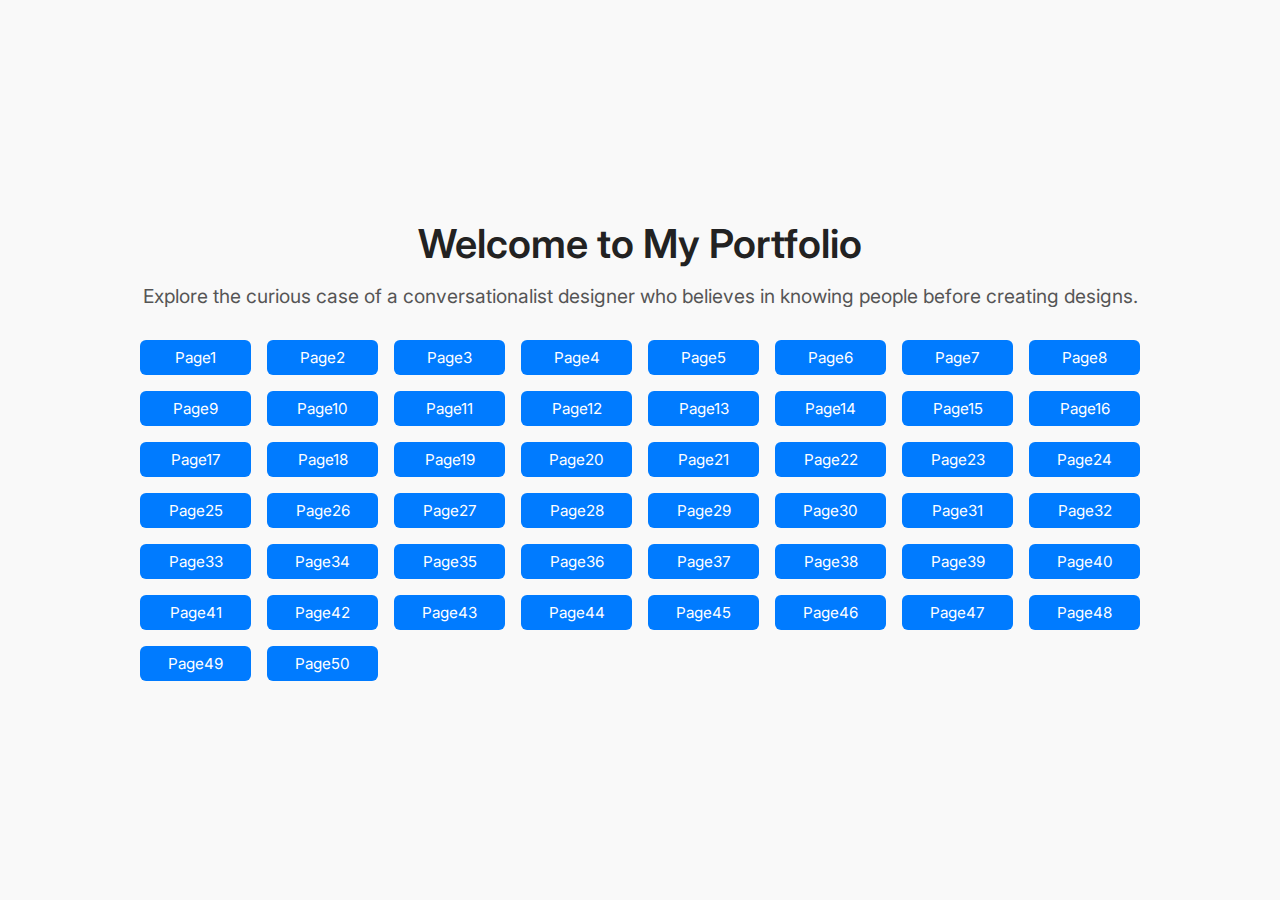
<file: index.html>
<!DOCTYPE html>
<html lang="en">
  <head>
    <meta charset="UTF-8" />
    <meta name="viewport" content="width=device-width, initial-scale=1.0" />
    <title>Designer Portfolio</title>
    <link
      href="https://fonts.googleapis.com/css2?family=Inter:wght@100;400;600&display=swap"
      rel="stylesheet"
    />
    <style>
      * {
        box-sizing: border-box;
        margin: 0;
        padding: 0;
      }

      body {
        font-family: "Inter", sans-serif;
        background-color: #f9f9f9;
        color: #333;
        display: flex;
        align-items: center;
        justify-content: center;
        min-height: 100vh;
        padding: 2rem;
      }

      .welcome-container {
        text-align: center;
        max-width: 1000px;
        width: 100%;
      }

      h1 {
        font-size: 2.5rem;
        font-weight: 600;
        margin-bottom: 1rem;
        color: #222;
      }

      p {
        font-size: 1.2rem;
        font-weight: 400;
        margin-bottom: 2rem;
        color: #555;
      }

      .button-container {
        display: grid;
        grid-template-columns: repeat(auto-fill, minmax(100px, 1fr));
        gap: 1rem;
      }

      .enter-button {
        display: inline-block;
        padding: 0.5rem 1rem;
        text-decoration: none;
        background-color: #007bff;
        color: #fff;
        border-radius: 6px;
        font-size: 0.95rem;
        transition: background-color 0.3s ease, transform 0.2s ease;
      }

      .enter-button:hover {
        background-color: #0056b3;
        transform: translateY(-2px);
      }
    </style>
  </head>

  <body>
    <div class="welcome-container">
      <h1>Welcome to My Portfolio</h1>
      <p>
        Explore the curious case of a conversationalist designer who believes in
        knowing people before creating designs.
      </p>
      <div class="button-container" id="buttons"></div>
    </div>

    <script>
      const container = document.getElementById("buttons");
      for (let i = 1; i <= 50; i++) {
        const btn = document.createElement("a");
        btn.href = `pages/page${i}.html`;
        btn.className = "enter-button";
        btn.textContent = `Page${i}`;
        btn.target = "_blank";
        container.appendChild(btn);
      }
    </script>
  </body>
</html>
</file>
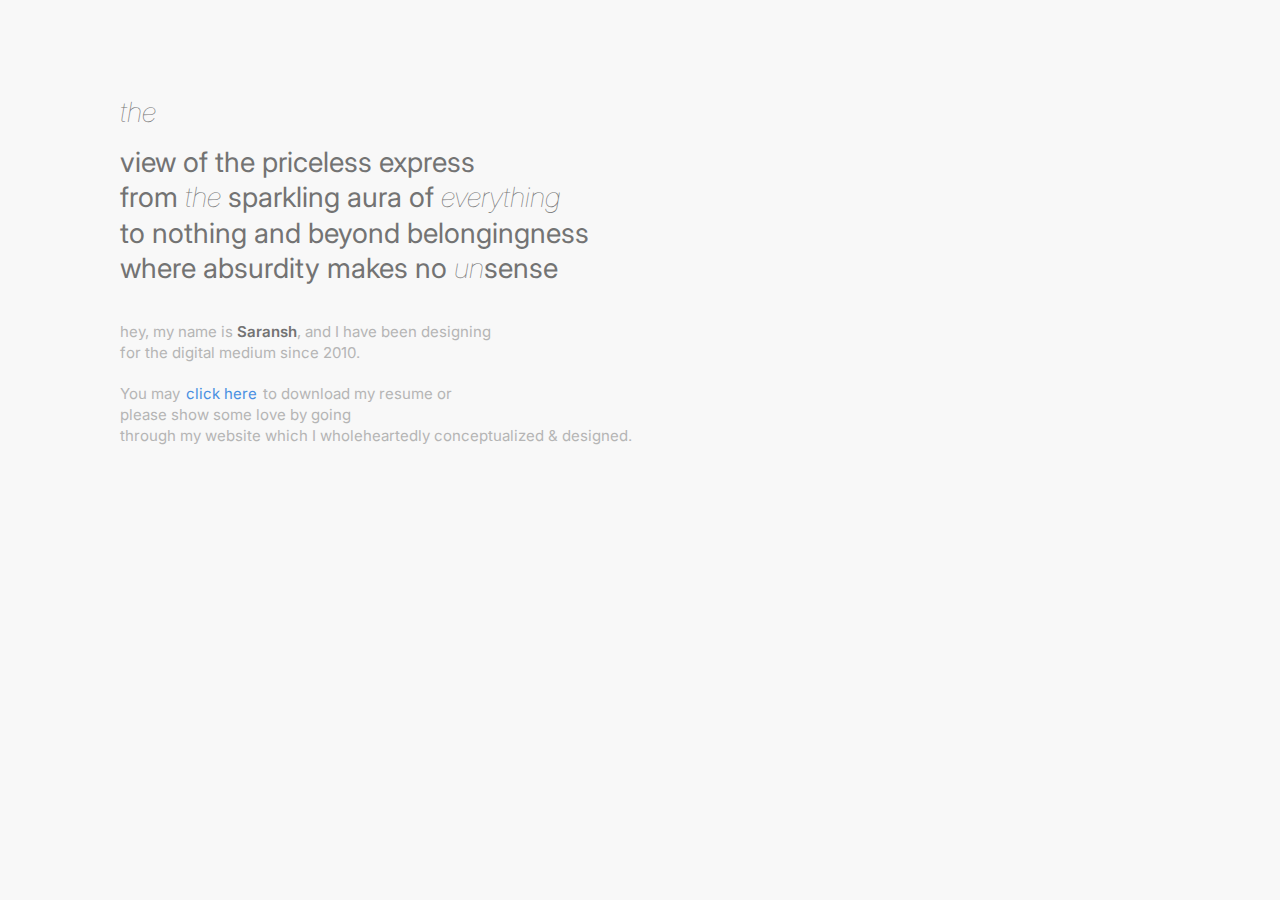
<file: pages/page1.html>
<!DOCTYPE html>
<html lang="en">
  <head>
    <meta charset="UTF-8" />
    <meta name="viewport" content="width=device-width, initial-scale=1.0" />
    <title>Saransh - Digital Designer</title>
    <link
      href="https://fonts.googleapis.com/css2?family=Inter:wght@100;400;600&display=swap"
      rel="stylesheet"
    />
    <style>
      /* Global Styles */
      body {
        font-family: "Inter", sans-serif;
        margin: 0;
        padding: 0;
        background-color: #f8f8f8;
        color: #333;
      }

      .main-container {
        max-width: 100%;
        margin: 0;
        padding: 100px 0 0 120px;
      }

      /* === POETRY SECTION === */
      .poetry-section {
        color: #737373;
        line-height: 0.2;
        letter-spacing: 0;
        margin-bottom: 40px;
      }

      .poetry-intro {
        font-weight: 100;
        font-style: italic;
        font-size: 28px;
        margin: 0 0 25px 0;
        line-height: 0.9;
      }

      .poetry-title {
        font-weight: 400;
        font-size: 28px;
        margin: 0 0 10px 0;
        line-height: 0.9;
      }

      .poetry-title span span {
        font-weight: 100;
        font-style: italic;
      }

      .poetry-subtitle {
        font-size: 28px;
        font-weight: 400;
        margin: 0 0 10px 0;
        line-height: 0.9;
      }
      .poetry-subtitle span span {
        font-weight: 100;
        font-style: italic;
      }

      .poetry-light {
        font-weight: 100;
        font-style: italic;
      }

      .poetry-medium {
        font-weight: 400;
      }

      .poetry-line {
        font-size: 28px;
        font-weight: 400;
        margin: 0 0 10px 0;
        line-height: 0.9;
      }

      /* === BIO SECTION === */
      .bio-section {
        font-size: 15px;
        font-weight: 400;
        color: #b5b5b5;
        margin-bottom: 20px;
        line-height: 1.4;
      }

      .bio-name {
        color: #737373;
        font-weight: 600;
      }

      /* === CTA SECTION === */
      .cta-section {
        font-size: 15px;
        font-weight: 400;
        color: #b5b5b5;
        line-height: 1.4;
      }

      .cta-link {
        color: #4a90e2;
        text-decoration: none;
        margin: 0 2px;
        transition: color 0.3s;
      }

      .cta-link:hover {
        text-decoration: underline;
        color: #2a70c2;
      }

      .desktop-only {
        display: block;
      }
      .mobile-only {
        display: none;
      }

      .download-button {
        display: none;
      }

      .arrow-back,
      .arrow-forward {
        display: none;
      }

      @media (max-width: 431px) and (max-height: 933px) {
        .main-container {
          padding: 60px 20px 0 50px;
        }

        .poetry-intro,
        .poetry-title,
        .poetry-subtitle,
        .poetry-line {
          font-size: 32px;
          line-height: 1.4;
        }

        .bio-section,
        .cta-section {
          font-size: 17px;
          line-height: 1.5;
        }

        .nowrap {
          white-space: normal;
        }

        .line-mobile {
          display: block;
        }

        .desktop-only {
          display: none;
        }
        .mobile-only {
          display: block;
        }

        .download-button {
          display: block;
          position: fixed;
          z-index: 15;
          top: 854px;
          left: 188px;
          width: 210px;
          height: 43px;
          border: none;
          border-radius: 20px;
          background-color: #1b1414;
          font-family: "Inter", sans-serif;
          font-weight: 400;
          font-size: 18px;
          line-height: 100%;
          letter-spacing: 0;
          color: #ffffff;
          cursor: pointer;
          align-items: center;
          justify-content: center;
          transition: background-color 0.3s ease;
        }
        .download-button:hover {
          background-color: #393030;
        }

        .arrow-back,
        .arrow-forward {
          position: fixed;
          display: block;
          width: 45px;
          height: 45px;
          top: 854px;
          background-color: #d9d9d9;
          border: none;
          border-radius: 32px;
          font-size: 24px;
          line-height: 1;
          color: #395039;
          align-items: center;
          justify-content: center;
          cursor: pointer;
          z-index: 10;
        }
        .arrow-back img,
        .arrow-forward img {
          width: 20px; /* adjust icon size as needed */
          height: auto;
          padding-top: 5px;
          padding-right: 2px;
        }

        /* back arrow: flip the icon */
        .arrow-forward img {
          padding-bottom: 10px;

          margin-left: 3px;
          transform: rotate(180deg);
        }

        /* horizontal positions */
        .arrow-back {
          left: 70px;
        }
        .arrow-forward {
          left: 130px;
        }
      }
    </style>
  </head>
  <body>
    <div class="main-container">
      <!-- Poetic Introduction -->
      <div class="poetry-section">
        <p class="poetry-intro">the</p>
        <h1 class="poetry-title">
          <span class="line-mobile">view of the</span>
          <span class="line-mobile">priceless express</span>
        </h1>
        <p class="poetry-subtitle">
          <span class="line-mobile">from <span>the</span> sparkling aura</span>
          <span class="line-mobile">of <span>everything</span> </span>
        </p>
        <p class="poetry-line">
          <span class="line-mobile">to nothing and beyond</span>
          <span class="line-mobile">belongingness</span>
        </p>
        <p class="poetry-line">
          <span class="line-mobile">where absurdity</span>
          <span class="line-mobile"
            >makes no <span class="poetry-light">un</span>sense</span
          >
        </p>
      </div>

      <!-- Bio Section -->
      <div class="bio-section">
        <!-- Desktop -->
        <p class="bio-text desktop-only">
          hey, my name is <span class="bio-name">Saransh</span>, and I have been
          designing<br />
          for the digital medium since 2010.
        </p>
        <!-- Mobile -->
        <p class="bio-text mobile-only">
          hey, my name is <span class="bio-name">Saransh</span>, and <br />
          I have been designing for the digital medium <br />
          since 2010.
        </p>
      </div>

      <!-- CTA Section -->
      <div class="cta-section">
        <!-- Desktop -->
        <p class="cta-text desktop-only">
          You may <a href="#" class="cta-link">click here</a> to download my
          resume or
          <br />
          please <span class="nowrap">show some love by going</span>
          <br />
          through my website
          <span class="nowrap"
            >which I wholeheartedly conceptualized &amp; designed.</span
          >
        </p>
        <!-- Mobile -->
        <p class="cta-text mobile-only">
          You may download my resume or <br />
          please show some love by going through <br />
          my website which I wholeheartedly <br />
          conceptualized &amp; designed.
        </p>
      </div>
    </div>

    <button class="arrow-back">
      <img src="../assets/images/arrow.png" alt="back arrow" />
    </button>
    <button class="arrow-forward">
      <img src="../assets/images/arrow.png" alt="forward arrow" />
    </button>
    <button class="download-button">download resume</button>
  </body>
</html>
</file>
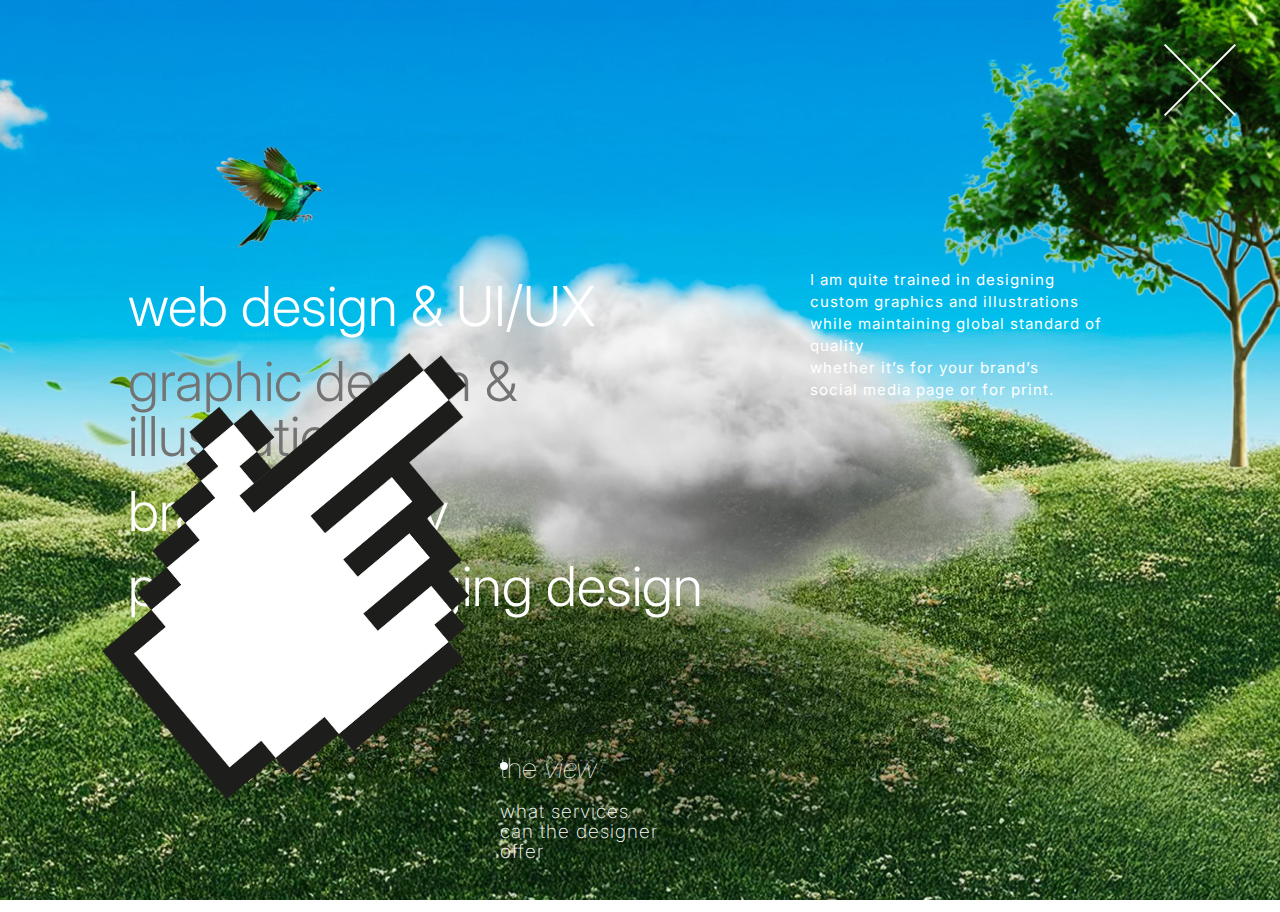
<file: pages/page10.html>
<!DOCTYPE html>
<html lang="en">
  <head>
    <meta charset="UTF-8" />
    <meta name="viewport" content="width=device-width, initial-scale=1.0" />
    <title>Design Services</title>
    <style>
      @import url("https://fonts.googleapis.com/css2?family=Inter:wght@300;400&display=swap");

      * {
        margin: 0;
        padding: 0;
        box-sizing: border-box;
      }

      html,
      body {
        height: 100%;
        width: 100%;
        background-image: url("/assets/images/background.png");
        background-size: cover;
        background-position: center;
        background-repeat: no-repeat;
        background-attachment: fixed;
        font-family: "Inter", sans-serif;
        color: #ffffff;
        display: flex;
        justify-content: center;
        align-items: center;
        flex-direction: column; /* Ensure all content stacks vertically */
      }

      .container {
        margin-top: 280px;
        display: flex;
        align-items: flex-start;
        gap: 40px; /* This controls the space between the columns */
        width: 80%;
        max-width: 1200px;
      }

      .left-column {
        display: flex;
        flex-direction: column;
        text-align: left;
      }

      .text {
        font-weight: 300;
        font-size: 55px;
        line-height: 55px;
        letter-spacing: 0%;
        padding: 10px 0;
        text-align: left;
      }

      .gray-background {
        color: #737373;
      }

      .right-column {
        max-width: 500px;
        display: flex;
        flex-direction: column;
        align-items: flex-start;
        text-align: left;
      }

      .right-column p {
        font-weight: 400;
        font-size: 15px;
        line-height: 22px;
        letter-spacing: 1px;
        color: #ffffff;
      }

      /* Styling for "the view" text */
      .view-text {
        font-family: "Inter", sans-serif;
        font-weight: 100;
        font-style: italic;
        font-size: 28px;
        line-height: 100%;
        letter-spacing: 0%;
        color: #ffffff; /* To ensure it's visible on the background */
        text-align: left;
        margin-top: 40px; /* Adds space above it */
        padding-top: 90px;
        width: 100%;
        padding-left: 500px;
      }

      .view-text span {
        font-weight: lighter;
        font-style: normal;
      }

      .services-text {
        font-family: "Inter", sans-serif;
        font-weight: 200;
        font-size: 19px;
        line-height: 20px;
        letter-spacing: 1px;
        color: #ffffff; /* To ensure it's visible on the background */
        padding: 20px;
        text-align: left;
        margin-top: 0; /* Adds space above it */
        padding-bottom: 50px;
        width: 100%;
        padding-left: 500px;
      }
      .dot {
        width: 8px;
        height: 8px;
        background-color: white;
        border-radius: 4px;
        position: absolute;
        left: 500px; /* Slightly to the right of the bar */
        bottom: 130px;
      }

      .cross-icon {
        position: absolute;
        top: 30px;
        right: 30px;
        width: 100px;
        height: 100px;
        cursor: pointer;
        z-index: 5;
      }

      .cross-css {
        position: relative;
        width: 100%;
        height: 100%;
      }

      .cross-css::before,
      .cross-css::after {
        content: "";
        position: absolute;
        left: 50%;
        top: 50%;
        width: 100%;
        height: 2px;
        background-color: white;
        transform-origin: center;
      }

      .cross-css::before {
        transform: translate(-50%, -50%) rotate(45deg);
      }

      .cross-css::after {
        transform: translate(-50%, -50%) rotate(-45deg);
      }
      .cursor-pointer {
        position: absolute;
        top: 10px; /* Adjust as needed */
        left: 300px; /* Adjust as needed */
        z-index: 3;
      }
      .pointer-image {
        width: 350px;
        height: 450px;
        position: absolute;
        top: 320.38px;
        left: -160px;
        transform: rotate(50deg); /* Rotate the image by -51.56 degrees */
      }

      .download-button {
        display: none;
      }

      .arrow-back,
      .arrow-forward {
        display: none;
      }
      @media (max-width: 431px) and (max-height: 933px) {
        body {
          height: 100%;
          width: 100%;
          background-image: url("/assets/images/mobileBackground.png");
          background-size: cover;
          background-position: center;
          background-repeat: no-repeat;
          background-attachment: fixed;
          font-family: "Inter", sans-serif;
          color: #ffffff;
          display: flex;
          justify-content: center;
          align-items: center;
          flex-direction: column; /* Ensure all content stacks vertically */
        }

        .cursor-pointer {
          display: none;
        }

        .container {
          flex-direction: column;
          align-items: center;
          margin-top: -177px;
          margin-left: 45px;
          gap: 20px;
          width: 77%;
        }

        .left-column {
          text-align: center;
          align-items: center;
        }

        .text {
          display: none;
        }
        .text.gray-background {
          display: block;
        }

        .right-column {
          max-width: 100%;
          align-items: center;
          text-align: center;
        }

        .right-column p {
          margin-left: 3px;
          font-size: 14px;
          line-height: 20px;
          font-weight: lighter;
          text-align: left;
          margin-top: 31px;
        }

        .view-text,
        .services-text {
          padding-left: 0;
          text-align: center;
          font-size: 18px;
        }

        .view-text {
          position: relative;
          left: -80px;
          font-size: 31px;
          top: 185px;
        }

        .services-text {
          position: relative;
          left: -40px;
          text-align: left;
          top: 183px;
          width: 200px;
          font-size: 19px;
        }

        .dot {
          width: 8px;
          height: 8px;
          background-color: white;
          border-radius: 4px;
          position: relative;
          left: -133px;
          bottom: -263px;
        }

        .cross-icon {
          top: 15px;
          left: 22px;
          width: 30px;
          height: 40px;
        }

        .download-button {
          display: block;
          position: fixed;
          z-index: 15;
          top: 854px;
          left: 195px;
          width: 210px;
          height: 43px;
          border: none;
          border-radius: 20px;
          background-color: white;
          font-family: "Inter", sans-serif;
          font-weight: 400;
          font-size: 18px;
          line-height: 100%;
          letter-spacing: 0;
          color: black;
          cursor: pointer;
          align-items: center;
          justify-content: center;
          transition: background-color 0.3s ease;
        }
        .download-button:hover {
          background-color: #393030;
        }

        .arrow-back,
        .arrow-forward {
          position: fixed;
          display: block;
          width: 45px;
          height: 45px;
          top: 854px;
          background-color: #d9d9d9;
          border: none;
          border-radius: 32px;
          font-size: 24px;
          line-height: 1;
          color: #395039;
          align-items: center;
          justify-content: center;
          cursor: pointer;
          z-index: 10;
        }
        .arrow-back img,
        .arrow-forward img {
          width: 20px; /* adjust icon size as needed */
          height: auto;
          padding-top: 5px;
          padding-right: 2px;
        }

        /* back arrow: flip the icon */
        .arrow-forward img {
          padding-bottom: 10px;

          margin-left: 3px;
          transform: rotate(180deg);
        }

        /* horizontal positions */
        .arrow-back {
          left: 70px;
        }
        .arrow-forward {
          left: 130px;
        }
      }
    </style>
  </head>
  <body>
    <div class="cross-icon">
      <div class="cross-css"></div>
    </div>

    <div class="cursor-pointer">
      <img
        src="../assets/images/point.png"
        alt="Cursor pointer"
        class="pointer-image"
      />
    </div>
    <div class="container">
      <div class="left-column">
        <div class="text">web design & UI/UX</div>
        <div class="text gray-background">graphic design & illustrations</div>
        <div class="text">brand identity</div>
        <div class="text">print & packaging design</div>
      </div>
      <div class="right-column">
        <p>
          I am quite trained in designing<br />
          custom graphics and illustrations<br />
          while maintaining global standard of quality<br />
          whether it’s for your brand’s <br />
          social media page or for print.
        </p>
      </div>
    </div>
    <div class="dot"></div>
    <div class="view-text"><span>the </span>view</div>
    <div class="services-text">
      what services <br />
      can the designer <br />
      offer
    </div>

    <button class="arrow-back">
      <img src="../assets/images/arrow.png" alt="back arrow" />
    </button>
    <button class="arrow-forward">
      <img src="../assets/images/arrow.png" alt="forward arrow" />
    </button>
    <button class="download-button">download resume</button>
  </body>
</html>
</file>
<file: pages/page2.html>
<!DOCTYPE html>
<html lang="en">
  <head>
    <meta charset="UTF-8" />
    <meta name="viewport" content="width=device-width, initial-scale=1.0" />
    <title>Curious Case | Designer Portfolio</title>
    <link rel="preconnect" href="https://fonts.googleapis.com" />
    <link rel="preconnect" href="https://fonts.gstatic.com" crossorigin />
    <link
      href="https://fonts.googleapis.com/css2?family=Inter:wght@300;400;500&display=swap"
      rel="stylesheet"
    />

    <style>
      /*
      ===============================
      TABLE OF CONTENTS:
      1. Reset Styles
      2. Base Layout
      3. Typography
      4. Animations
      5. Media Queries
      ===============================
      */

      /* 1. RESET STYLES
      =============================== */
      * {
        margin: 0;
        padding: 0;
        box-sizing: border-box;
      }

      html,
      body {
        height: 100vh;
        overflow: hidden; /* Prevents both vertical and horizontal scroll */
      }

      .container {
        height: 100vh;
        overflow: hidden;
      }

      body {
        font-family: "Inter", -apple-system, BlinkMacSystemFont, "Segoe UI",
          Roboto, Oxygen, Ubuntu, Cantarell, "Open Sans", "Helvetica Neue",
          sans-serif;
        -webkit-font-smoothing: antialiased;
        -moz-osx-font-smoothing: grayscale;
        text-rendering: optimizeLegibility;
        background-color: #eaffe5;
        color: #4a634a;
      }

      button {
        background: none;
        border: none;
        cursor: pointer;
        font-family: inherit;
      }

      strong {
        font-weight: 500;
      }

      /* 2. BASE LAYOUT
      =============================== */
      .container {
        position: relative;
        width: 100%;
        height: 100%;
        padding: 2rem;
      }

      .close-button {
        position: fixed;
        top: 1rem;
        right: 1rem;
        z-index: 100;
        opacity: 0.8;
        transition: opacity 0.3s ease;
        background: transparent;
      }

      /* Make the X thinner */
      .close-button svg path {
        stroke-width: 0.3; /* Reduced from 1.5 to make it thinner */
        transition: stroke 0.3s ease;
      }

      .close-button:hover {
        opacity: 1;
      }

      .close-button:hover svg path {
        stroke: #395039;
      }

      .close-button:hover {
        opacity: 1;
      }

      .content {
        display: grid;
        grid-template-columns: 1fr 2fr 2fr;
        gap: 2rem;
        height: 100%;
        padding-top: 2rem;
        max-width: 1800px;
        margin: 0 auto;
      }

      .section-left {
        display: flex;
        flex-direction: column;
        justify-content: flex-start;
        padding-top: 8rem;
        margin-left: 96px;
        margin-top: 300px;
      }

      .section-center {
        padding-top: 4rem;
      }

      .section-right {
        padding-top: 4rem;
      }

      .brand {
        margin-bottom: 2rem;
      }

      .description {
        margin-top: -65px;
        margin-left: 210px;
      }

      .experience {
        max-width: 36rem;
      }

      /* 3. TYPOGRAPHY
      =============================== */
      /* Headings */
      .title {
        font-family: "Inter", sans-serif;
        font-size: 100px;
        line-height: 100%;
        font-weight: lighter;
        font-style: italic;
        color: #737373;
        margin-bottom: 0.5rem;
        letter-spacing: -4%;
        margin-top: 50px;
        margin-left: -60px;
        line-height: 75%;
      }

      .subtitle {
        font-family: "Inter", sans-serif;
        font-size: 28px;
        line-height: 1;
        letter-spacing: 0;
        font-weight: 400; /* This applies to "sense" */
      }

      .subtitle .highlight {
        font-family: "Inter", sans-serif;
        font-weight: 100;
        font-style: italic;
        font-size: 28px;
        line-height: 1;
        letter-spacing: 0;
        color: #737373;
      }

      .highlight {
        color: #4a634a;
        font-weight: 400;
      }

      .subheading {
        font-family: "Inter", sans-serif;
        font-size: 24px;
        font-weight: 200;
        font-style: italic;
        color: #737373;
        letter-spacing: 100%;
        margin-bottom: 2rem;
      }

      /* Paragraphs */
      .paragraph {
        font-family: "Inter", sans-serif;
        font-size: 15px;
        font-weight: 400;
        line-height: 120%;
        letter-spacing: 0;
        color: #737373;
        margin-bottom: 1.5rem;
        max-width: 320px;
      }
      .paragraph2 {
        font-family: "Inter", sans-serif;
        font-size: 15px;
        font-weight: 400;
        line-height: 120%;
        letter-spacing: 0;
        color: #737373;
        margin-bottom: 1.5rem;
        max-width: 380px;
      }

      .tagline {
        font-family: "Inter", sans-serif;
        font-weight: 400;
        font-size: 19px;
        line-height: 100%;
        letter-spacing: 0;
        color: #737373;
        margin-top: 12px;
      }

      /* 4. ANIMATIONS
      =============================== */
      @keyframes fadeIn {
        from {
          opacity: 0;
          transform: translateY(10px);
        }
        to {
          opacity: 1;
          transform: translateY(0);
        }
      }

      .fade-in {
        opacity: 0;
        animation: fadeIn 0.8s ease-out forwards;
        animation-delay: var(--delay, 0s);
      }

      /* Hover effect for paragraphs */
      .paragraph {
        transition: color 0.3s ease;
      }

      .paragraph:hover {
        color: #395039;
      }

      /* Button hover effect */
      .close-button svg path {
        transition: stroke 0.3s ease;
      }

      .close-button:hover svg path {
        stroke: #395039;
      }

      /* Link hover animation */
      a {
        color: #5a7a5a;
        text-decoration: none;
        position: relative;
        transition: color 0.3s ease;
      }

      a::after {
        content: "";
        position: absolute;
        width: 0;
        height: 1px;
        bottom: -2px;
        left: 0;
        background-color: #395039;
        transition: width 0.3s ease;
      }

      a:hover {
        color: #395039;
      }

      a:hover::after {
        width: 100%;
      }

      /* Brand line */
      .brand-line {
        width: 111px;
        height: 8px;
        background-color: white;
        border-radius: 4px;
        margin-bottom: 1rem;
        box-shadow: 0px 4px 4px 0px #0000001a;
      }

      .cross-icon {
        position: absolute;
        top: 30px;
        right: 30px;
        width: 100px;
        height: 100px;
        cursor: pointer;
        z-index: 5;
      }

      .cross-css {
        position: relative;
        width: 100%;
        height: 100%;
      }

      .cross-css::before,
      .cross-css::after {
        content: "";
        position: absolute;
        left: 50%;
        top: 50%;
        width: 100%;
        height: 2px;
        background-color: #979797;
        transform-origin: center;
      }

      .cross-css::before {
        transform: translate(-50%, -50%) rotate(45deg);
      }

      .cross-css::after {
        transform: translate(-50%, -50%) rotate(-45deg);
      }

      .download-button {
        display: none;
      }

      .arrow-back,
      .arrow-forward {
        display: none;
      }

      /* 5. MEDIA QUERIES
      =============================== */
      @media (max-width: 1200px) {
        .content {
          grid-template-columns: 1fr 1fr 1fr;
        }

        .section-right {
          padding-top: 10rem;
        }

        .title {
          font-size: 80px;
        }

        .subtitle {
          font-size: 2rem;
        }
      }

      @media (max-width: 992px) {
        .content {
          grid-template-columns: 1fr 1fr;
          grid-template-areas:
            "left center"
            "right right";
        }

        .section-left {
          grid-area: left;
          padding-top: 4rem;
          margin-left: 0;
          margin-top: 0;
        }

        .section-center {
          grid-area: center;
        }

        .section-right {
          grid-area: right;
          padding-top: 4rem;
        }
      }

      @media (max-width: 768px) {
        html,
        body,
        .container {
          height: auto;
          overflow: auto;
        }

        .container {
          padding: 1.5rem;
        }

        .content {
          grid-template-columns: 1fr;
          grid-template-areas:
            "center"
            "left"
            "right";
          gap: 1rem;
        }

        .section-left {
          padding-top: 2rem;
        }

        .section-center {
          padding-top: 2rem;
        }

        .section-right {
          padding-top: 2rem;
        }

        .close-button {
          top: 1.5rem;
          right: 1.5rem;
        }

        .title {
          font-size: 3rem;
        }

        .subtitle {
          font-size: 1.75rem;
        }

        .subheading {
          font-size: 1.125rem;
        }
      }

      @media (max-width: 480px) {
        .container {
          padding: 1rem;
        }

        .content {
          gap: 0.5rem;
        }

        .title {
          font-size: 2.5rem;
        }

        .subtitle {
          font-size: 1.5rem;
        }

        .paragraph {
          font-size: 0.9375rem;
        }

        .tagline {
          font-size: 1rem;
        }
      }
      @media (max-width: 431px) and (max-height: 933px) {
        .container {
          padding: 1rem;
          position: relative;
        }

        .content {
          grid-template-columns: 1fr;
          gap: 0.75rem;
        }

        .section-left,
        .section-center {
          padding-top: 1.5rem;
        }

        .section-right {
          margin-top: -70px;
        }

        .title {
          font-size: 5.5rem;
          margin-left: 45px;
          margin-top: 0px;
          font-weight: lighter;
        }

        .subtitle {
          font-size: 34px;
          position: fixed;
          left: 65px;
          bottom: 220px;
        }

        .subtitle .highlight {
          font-size: 33px;
          padding-right: 1px;
        }

        .subheading {
          font-size: 1.5rem;
          margin-bottom: 3rem;
          margin-top: 15px;
          margin-left: 55px;
        }

        .paragraph {
          font-size: 16px;
          max-width: 85%;
          margin-left: 54px;
        }

        .paragraph2 {
          font-size: 16px;
          max-width: 85%;
          margin-left: 54px;
        }

        .tagline {
          font-size: 20px;
          position: fixed;
          line-height: 24px;
          left: 69px;
        }

        .description {
          margin-left: 0;
          margin-top: 0;
        }

        .section-left {
          margin-left: 0;
          margin-top: 0;
        }

        .cross-icon {
          width: 53px;
          height: 53px;
          top: 17px;
          left: 15px;
        }

        .brand {
          z-index: 10;
        }

        .brand-line {
          position: fixed;
          bottom: 270px;
          left: 69px;
        }

        /* Enhanced Blur Effect */
        .blur-overlay {
          position: fixed;
          bottom: 0;
          left: 0;
          width: 100%;
          height: 33%; /* Adjust height as needed */
          z-index: 5;
          pointer-events: none; /* Allows clicks to pass through */
        }

        /* First layer - subtle gradient background */
        .blur-overlay::before {
          content: "";
          position: absolute;
          width: 100%;
          height: 100%;
          background: linear-gradient(
            to top,
            rgba(234, 255, 229, 0.95) 0%,
            rgba(234, 255, 229, 0.85) 40%,
            rgba(234, 255, 229, 0.4) 80%,
            rgba(234, 255, 229, 0) 100%
          );
        }

        /* Second layer - actual blur effect */
        .blur-overlay::after {
          content: "";
          position: absolute;
          width: 100%;
          height: 100%;
          backdrop-filter: blur(8px);
          -webkit-backdrop-filter: blur(8px); /* For Safari */
          background: linear-gradient(
            to top,
            rgba(234, 255, 229, 0.3) 0%,
            rgba(234, 255, 229, 0.1) 70%,
            rgba(234, 255, 229, 0) 100%
          );
        }

        .download-button {
          display: block;
          position: fixed;
          z-index: 15;
          top: 854px;
          left: 188px;
          width: 210px;
          height: 43px;
          border: none;
          border-radius: 20px;
          background-color: #1b1414;
          font-family: "Inter", sans-serif;
          font-weight: 400;
          font-size: 18px;
          line-height: 100%;
          letter-spacing: 0;
          color: #ffffff;
          cursor: pointer;
          align-items: center;
          justify-content: center;
          transition: background-color 0.3s ease;
        }
        .download-button:hover {
          background-color: #393030;
        }

        .arrow-back,
        .arrow-forward {
          position: fixed;
          display: block;
          width: 45px;
          height: 45px;
          top: 854px;
          background-color: #d9d9d9;
          border: none;
          border-radius: 32px;
          font-size: 24px;
          line-height: 1;
          color: #395039;
          align-items: center;
          justify-content: center;
          cursor: pointer;
          z-index: 10;
        }
        .arrow-back img,
        .arrow-forward img {
          width: 20px; /* adjust icon size as needed */
          height: auto;
          padding-top: 5px;
          padding-right: 2px;
        }

        /* back arrow: flip the icon */
        .arrow-forward img {
          padding-bottom: 10px;

          margin-left: 3px;
          transform: rotate(180deg);
        }

        /* horizontal positions */
        .arrow-back {
          left: 70px;
        }
        .arrow-forward {
          left: 130px;
        }
      }
    </style>
  </head>
  <body>
    <div class="container">
      <div class="cross-icon">
        <div class="cross-css"></div>
      </div>

      <main class="content">
        <section class="section-left">
          <div class="brand">
            <div class="brand-line"></div>
            <h2 class="subtitle fade-in" style="--delay: 0.4s">
              <span class="highlight">un</span>sense
            </h2>
            <p class="tagline fade-in" style="--delay: 0.6s">
              know the designer<br />
              before you hire the<br />
              designer
            </p>
          </div>
        </section>

        <section class="section-center">
          <h1 class="title fade-in" style="--delay: 0.2s">
            curious<br />
            case
          </h1>
          <div class="description fade-in" style="--delay: 0.8s">
            <p class="subheading">
              of the<br />conversationalist<br />designer
            </p>
            <p class="paragraph">
              Good aesthetics and visuals have always brought joy to me. Whether
              it's a massive wall art graffiti or just a simple sketch on a
              piece of paper.
            </p>
            <p class="paragraph">
              These observations have always, genuinely made me think how could
              I have done this or how could I have made it better. This flow of
              thought has always been a integral part of my thinking process
              when it comes to designing either something from scratch (that is,
              to see what others are doing, and trying to find it's unique place
              in the universe) or redesigning something which exists already.
            </p>
          </div>
        </section>

        <section class="section-right">
          <div class="experience fade-in" style="--delay: 1s">
            <p class="paragraph2">
              I have worked on website designs, from e-com to highly creative
              web innovations, starting from designing for desktop browsers to
              designing apps, from simple neat graphics for social media to
              understanding the design of the world, from keeping my core focus
              on digital design to side hustling in print and beyond, from
              starting as a super curious intern to founding a much loved
              company with my beloved mates.
            </p>
            <p class="paragraph2">
              After covering most of the skills which I feel a designer in the
              digital field must learn, my tangent has moved towards
              conversations with people who want to work with me.
            </p>
            <p class="paragraph2">
              I have started to understand that without truly knowing and
              understanding the people I work with or rather I work for, I
              should not move forward with any approach to design, regardless of
              how skilled or experienced I am.
            </p>
            <p class="paragraph2">
              So, I am looking forward to working with people who are
              enthusiastic and passionate about what they do and what they want
              to achieve, so that when we sit together we create something
              fabulous.
            </p>
          </div>
        </section>
      </main>

      <div class="blur-overlay"></div>

      <button class="arrow-back">
        <img src="../assets/images/arrow.png" alt="back arrow" />
      </button>
      <button class="arrow-forward">
        <img src="../assets/images/arrow.png" alt="forward arrow" />
      </button>
      <button class="download-button">download resume</button>
    </div>

  </body>
</html>
</file>
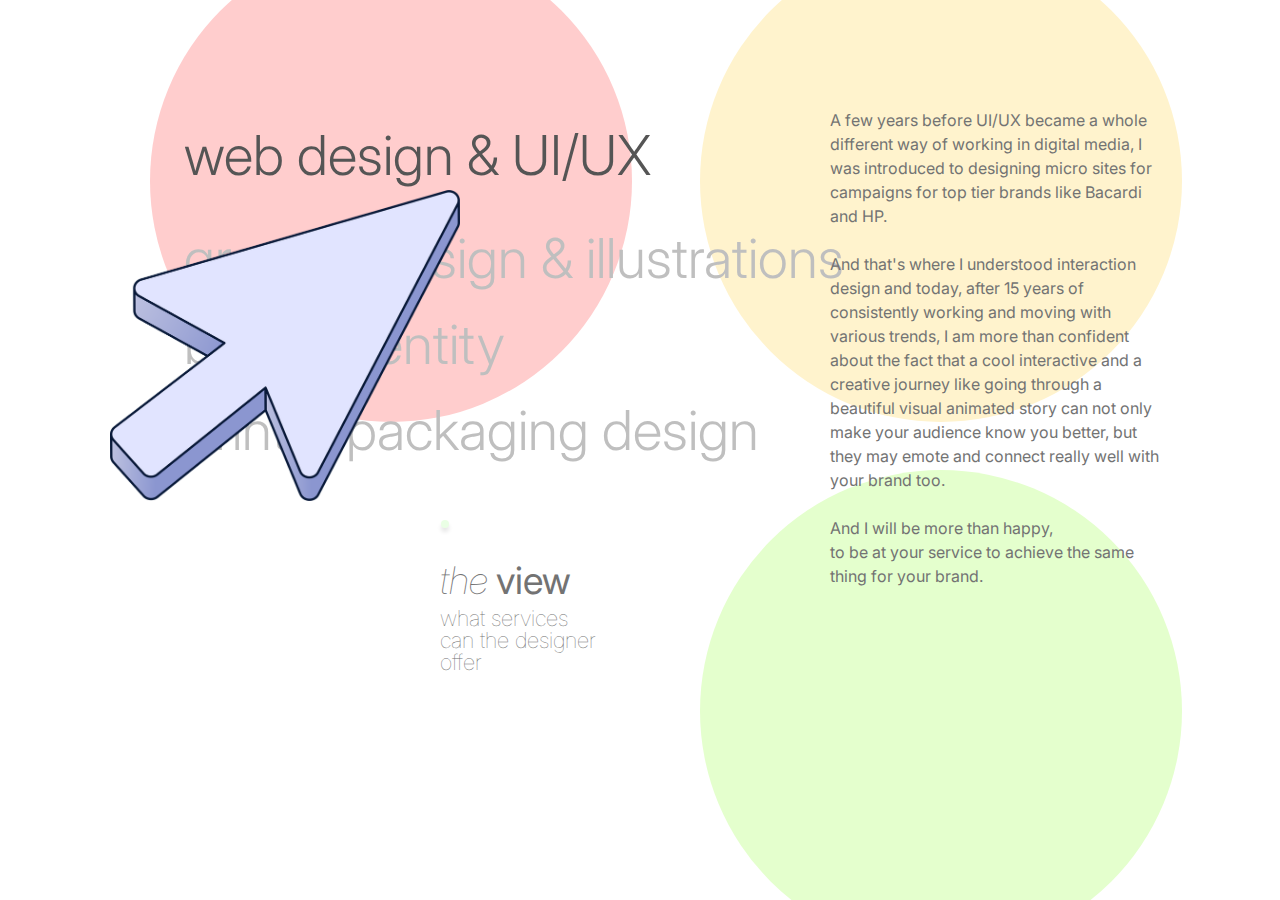
<file: pages/page3.html>
<!DOCTYPE html>
<html lang="en">
  <head>
    <meta charset="UTF-8" />
    <meta name="viewport" content="width=device-width, initial-scale=1.0" />
    <title>Designer Portfolio</title>
    <meta
      name="description"
      content="Portfolio of a designer focusing on UI/UX, graphic design, identity, and packaging design."
    />
    <link
      href="https://fonts.googleapis.com/css2?family=Inter:wght@300;400;500;600&display=swap"
      rel="stylesheet"
    />
    <style>
      /* Base styles */
      * {
        margin: 0;
        padding: 0;
        box-sizing: border-box;
      }

      body {
        font-family: "Inter", sans-serif;
        line-height: 1.6;
        color: #596253;
        background-color: white;
        overflow-x: hidden;
      }

      /* Main container */
      .portfolio-container {
        display: flex;
        flex-direction: column;
        min-height: 100vh;
        overflow: hidden;
        position: relative;
      }

      /* Services section */
      .services {
        position: relative;
        min-height: 50vh;
        z-index: 1;
        margin-left: 120px;
      }

      .service-item.secondary {
        margin-top: 40px;
        white-space: nowrap;
      }

      .services-list {
        margin-left: 1rem;
        margin-top: 4rem;
        position: relative;
        z-index: 2;
      }

      .service-item {
        font-size: 2.5rem;
        font-weight: 300;
        margin-bottom: 1rem;
        color: #888;
        position: relative;
        opacity: 0.6;
        transition: color 0.3s, opacity 0.3s;
        cursor: pointer;
      }

      /* Apply Inter 300, 55px/55px, 0% letter-spacing, #BFBFBF to those three items */
      .service-item.secondary,
      .service-item.tertiary,
      .service-item.quaternary {
        font-family: "Inter", sans-serif;
        font-weight: 300;
        font-size: 55px;
        line-height: 70px;
        letter-spacing: 0%;
        color: #bfbfbf;
        opacity: 1; /* if you want them fully opaque by default */
      }

      /* Modified style for the service items based on specifications */
      .service-item {
        font-family: "Inter", sans-serif;
        font-weight: 300;
        font-size: 55px;
        line-height: 55px;
        letter-spacing: 0%;
        color: #737373;
      }

      .service-item:hover {
        opacity: 1;
      }

      .primary {
        color: #555;
        opacity: 1;
      }

      .dot {
        position: absolute;
        top: 520px;
        left: 441px;
        width: 8px;
        height: 8px;
        background-color: #eaffe5;
        border-radius: 4px;
        box-shadow: 0px 4px 4px 0px #0000001a;
        z-index: 3;
      }

      /* Ellipses with exact positioning */
      .ellipse-1 {
        position: absolute;
        width: 482px;
        height: 482px;
        top: -60px;
        left: 150px;
        border-radius: 50%;
        background-color: #ffcdcd;
        z-index: -1;
      }

      .ellipse-2 {
        position: absolute;
        width: 482px;
        height: 482px;
        top: -60px;
        left: 700px;
        border-radius: 50%;
        background-color: #fff3cd;
        z-index: -1;
      }

      .ellipse-3 {
        position: absolute;
        width: 482px;
        height: 482px;
        top: 470px;
        left: 700px;
        border-radius: 50%;
        background-color: #e4ffcd;
        z-index: -1;
      }

      /* The view section */
      .view-section {
        z-index: 2;
        margin-left: 320px;
        padding-top: 80px;
      }

      /* “the view” label */
      .view-label {
        font-family: "Inter", sans-serif;
        font-weight: 100;
        font-style: italic;
        font-size: 38px;
        line-height: 100%;
        letter-spacing: 0%;
        color: #737373;
      }

      /* the <span> “view” */
      .view-label span {
        font-family: "Inter", sans-serif;
        font-weight: 400;
        font-style: normal;
        font-size: 38px;
        line-height: 100%;
        letter-spacing: 0%;
        color: #737373;
      }

      .view-description {
        font-family: "Inter", sans-serif;
        font-weight: 100;
        font-size: 22px;
        line-height: 100%;
        letter-spacing: 0%;
        color: #737373;
        margin-top: 8px;
      }

      /* Description section */
      .description {
        position: relative;
        z-index: 1;
        margin-left: 70px;
        margin-top: -20px;
        max-width: 400px;
      }

      .description-text {
        max-width: 600px;
        margin-left: auto;
        margin-right: 2rem;
      }

      .description-text p {
        font-family: "Inter", sans-serif;
        font-weight: 400;
        font-size: 1rem;
        line-height: 150%;
        letter-spacing: 0%;
        color: #737373;
        margin-bottom: 1.5rem;
      }

      /* Cursor pointer */
      .cursor-pointer {
        position: absolute;
        top: 190px; /* Adjust as needed */
        left: -10px; /* Adjust as needed */
        z-index: 3;
      }

      .pointer-image {
        width: 350px; /* Scale to desired size */
        height: auto;
      }


      .download-button {
        display: none;
      }

      .arrow-back,
      .arrow-forward {
        display: none;
      }

      /* Responsive design */
      @media (min-width: 768px) {
        .portfolio-container {
          flex-direction: row;
        }

        .services {
          width: 50%;
          min-height: 100vh;
        }

        .description {
          width: 50%;
          padding-top: 8rem;
          min-height: 100vh;
        }

        .service-item {
          font-size: 55px; /* Maintain 55px even at this breakpoint */
        }

        .view-section {
          left: 30%;
          bottom: 15%;
        }
      }

      @media (min-width: 1200px) {
        .services-list {
          margin-left: 4rem;
          margin-top: 8rem;
        }

        .service-item {
          font-size: 55px; /* Ensure consistent 55px size */
        }

        .description-text {
          margin-right: 4rem;
        }
      }

      @media (max-width: 431px) and (max-height: 933px) {
        .services {
          margin-left: 20px;
        }

        .service-item {
          font-size: 49px;
          line-height: 54px;
          width: 272px;
          margin-left: 26px;
        }

        .service-item.secondary,
        .service-item.tertiary,
        .service-item.quaternary {
          display: none;
        }

        .view-section {
          position: absolute;
          top: 670px;
          left: -281px;
        }

        .view-label,
        .view-label span {
          font-size: 29px;
        }

        .view-description {
          font-size: 16px;
          margin-top: 6px;
          font-weight: 400;
        }

        .description {
          margin-left: 60px;
          margin-top: -185px;
          max-width: 78%;
        }

        .description-text p {
          font-size: 0.95rem;
          line-height: 123%;
          margin-bottom: 1rem;
        }

        .ellipse-1 {
          position: absolute;
          width: 482px;
          height: 482px;
          top: -283px;
          left: 67px;
        }

        .ellipse-2 {
          position: absolute;
          width: 482px;
          height: 482px;
          top: 240px;
          left: 67px;
        }

        .ellipse-3 {
          position: absolute;
          width: 482px;
          height: 482px;
          top: 782px;
          left: 67px;
        }

        .cursor-pointer {
          display: none;
        }

        .cross-icon {
          width: 60px;
          height: 60px;
          top: 20px;
          right: 20px;
        }

        .cross-css {
          position: relative;
          width: 57%;
          height: 63%;
          left: -335px;
        }

        .dot {
          top: 708px;
          left: 59px;
        }

        .download-button {
          display: block;
          position: fixed;
          z-index: 15;
          top: 854px;
          left: 188px;
          width: 210px;
          height: 43px;
          border: none;
          border-radius: 20px;
          background-color: #1b1414;
          font-family: "Inter", sans-serif;
          font-weight: 400;
          font-size: 18px;
          line-height: 100%;
          letter-spacing: 0;
          color: #ffffff;
          cursor: pointer;
          align-items: center;
          justify-content: center;
          transition: background-color 0.3s ease;
        }
        .download-button:hover {
          background-color: #393030;
        }

        .arrow-back,
        .arrow-forward {
          position: fixed;
          display: block;
          width: 45px;
          height: 45px;
          top: 854px;
          background-color: #d9d9d9;
          border: none;
          border-radius: 32px;
          font-size: 24px;
          line-height: 1;
          color: #395039;
          align-items: center;
          justify-content: center;
          cursor: pointer;
          z-index: 10;
        }
        .arrow-back img,
        .arrow-forward img {
          width: 20px; /* adjust icon size as needed */
          height: auto;
          padding-top: 5px;
          padding-right: 2px;
        }

        /* back arrow: flip the icon */
        .arrow-forward img {
          padding-bottom: 10px;

          margin-left: 3px;
          transform: rotate(180deg);
        }

        /* horizontal positions */
        .arrow-back {
          left: 70px;
        }
        .arrow-forward {
          left: 130px;
        }
      }
    </style>
  </head>

  <body>
    <div id="root">
      <div class="dot"></div>

      <main class="portfolio-container">
        <!-- Ellipses with exact positioning -->
        <div class="ellipse-1"></div>
        <div class="ellipse-2"></div>
        <div class="ellipse-3"></div>

        <!-- Left section with services -->
        <section class="services">
          <div class="services-list">
            <h2 class="service-item primary">web design & UI/UX</h2>
            <h2 class="service-item secondary">
              graphic design & illustrations
            </h2>
            <h2 class="service-item tertiary">brand identity</h2>
            <h2 class="service-item quaternary">print & packaging design</h2>
          </div>

          <div class="cursor-pointer">
            <img
              src="../assets/images/cursor-arrow.png"
              alt="Cursor pointer"
              class="pointer-image"
            />
          </div>

          <div class="view-section">
            <p class="view-label">the <span>view</span></p>
            <p class="view-description">
              what services<br />
              can the designer<br />
              offer
            </p>
          </div>
        </section>

        <!-- Right section with description -->
        <section class="description">
          <div class="description-text">
            <p>
              A few years before UI/UX became a whole different way of working
              in digital media, I was introduced to designing micro sites for
              campaigns for top tier brands like Bacardi and HP.
            </p>

            <p>
              And that's where I understood interaction design and today, after
              15 years of consistently working and moving with various trends, I
              am more than confident about the fact that a cool interactive and
              a creative journey like going through a beautiful visual animated
              story can not only make your audience know you better, but they
              may emote and connect really well with your brand too.
            </p>

            <p>
              And I will be more than happy,<br />
              to be at your service to achieve the same<br />
              thing for your brand.
            </p>
          </div>
        </section>
      </main>
      <button class="arrow-back">
        <img src="../assets/images/arrow.png" alt="back arrow" />
      </button>
      <button class="arrow-forward">
        <img src="../assets/images/arrow.png" alt="forward arrow" />
      </button>
      <button class="download-button">download resume</button>
    </div>

    <script>
      // Simple script to add interactivity
      document.addEventListener("DOMContentLoaded", function () {
        const serviceItems = document.querySelectorAll(".service-item");

        serviceItems.forEach((item) => {
          item.addEventListener("click", function () {
            // Remove primary class from all items
            serviceItems.forEach((el) => el.classList.remove("primary"));

            // Add primary class to clicked item
            this.classList.add("primary");
          });
        });
      });
    </script>
  </body>
</html>
</file>
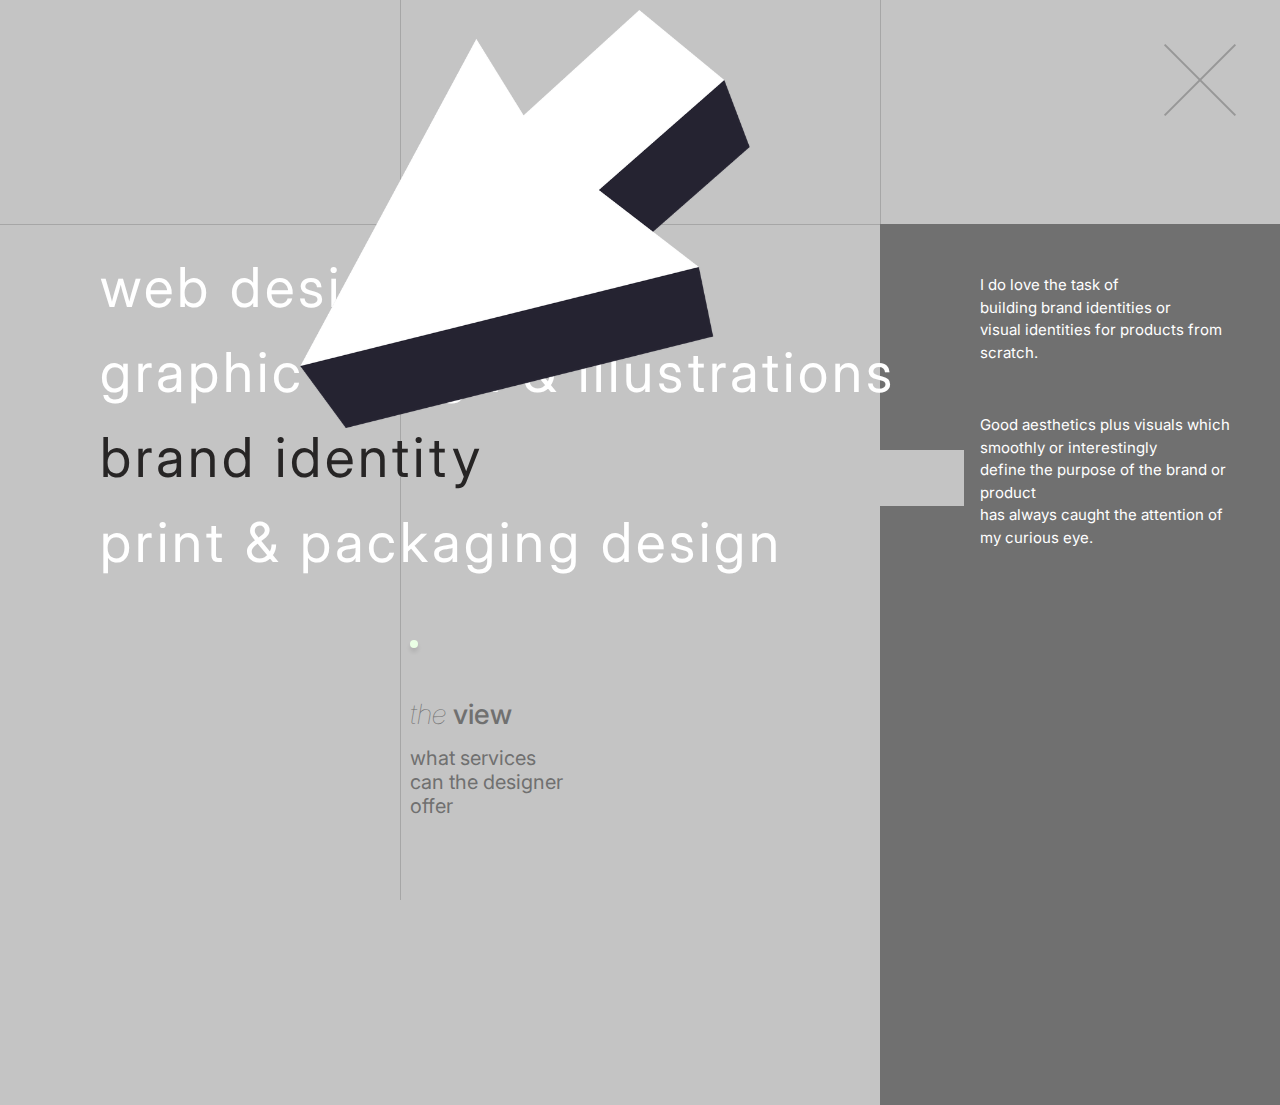
<file: pages/page4.html>
<!DOCTYPE html>
<html lang="en">
  <head>
    <meta charset="UTF-8" />
    <meta name="viewport" content="width=device-width, initial-scale=1.0" />
    <title>One Page with Background</title>
    <!-- Import Inter font weights -->
    <link
      href="https://fonts.googleapis.com/css2?family=Inter:wght@100;400;500&display=swap"
      rel="stylesheet"
    />
    <style>
      body {
        margin: 0;
        background-color: #c4c4c4;
        height: 100vh;
        position: relative;
        font-family: Arial, sans-serif;
      }

      /* Full‐width horizontal divider at y=224px */
      .horizontal-line {
        position: absolute;
        top: 224px;
        left: 0;
        width: 100%;
        height: 0;
        border-top: 1px solid #a6a6a6;
      }

      /* Full‐height vertical dividers */
      .vertical-line {
        position: absolute;
        top: 0;
        height: 900px;
        width: 1px;
        background-color: #a6a6a6;
      }
      .line-1 {
        left: 400px;
      }
      .line-2 {
        left: 880px;
      }

      /* Bottom‐right background panel (“Rectangle 6”) */
      .rectangle-6 {
        position: absolute;
        top: 224px;
        left: 880px;
        width: calc(100% - 880px);
        height: calc(100% - 19px);
        background-color: #707070;
        z-index: 1;
      }

      .rectangle-6-text {
        font-family: "Inter", sans-serif;
        font-weight: 400;
        font-size: 15px;
        line-height: 150%;
        letter-spacing: 0%;
        color: white;
        margin-left: 100px;
        margin-top: 50px;
      }

      /* Small light rectangle inside Rectangle 6 */
      .new-rectangle {
        position: absolute;
        top: 450px;
        left: 880px;
        width: 84px;
        height: 56px;
        background-color: #c4c4c4;
        z-index: 2;
      }

      /* Dot indicator */
      .dot {
        position: absolute;
        top: 640px;
        left: 410px;
        width: 8px;
        height: 8px;
        background-color: #eaffe5;
        border-radius: 4px;
        box-shadow: 0px 4px 4px 0px #0000001a;
        z-index: 3;
      }

      /* “the view” label */
      .the-view {
        position: absolute;
        top: 700px;
        left: 410px;
        color: #707070;
        font-family: "Inter", sans-serif;
        font-size: 28px;
        line-height: 100%;
        letter-spacing: 0%;
        z-index: 3;
      }
      .the-view span.italic {
        font-weight: 100;
        font-style: italic;
      }
      .the-view span.regular {
        font-weight: 500;
        font-style: normal;
      }

      /* “what services / can the designer / offer” */
      .services {
        position: absolute;
        top: 740px;
        left: 410px;
        color: #707070;
        font-family: "Inter", sans-serif;
        font-weight: 400;
        font-size: 20px;
        line-height: 12px;
        letter-spacing: 0%;
        white-space: pre-line;
        z-index: 3;
      }

      /* Big headings */
      .text {
        position: absolute;
        font-family: "Inter", sans-serif;
        font-weight: initial;
        font-size: 55px;
        line-height: 55px;
        letter-spacing: 4px;
        color: #ffffff;
        z-index: 2;
      }
      .web-design {
        top: 260px;
        left: 100px;
      }
      .graphic-design {
        top: 345px;
        left: 100px;
      }
      .brand-identity {
        top: 430px;
        left: 100px;
      }
      .print-design {
        top: 515px;
        left: 100px;
      }
      .brand-identity-color {
        color: #272525;
      }
      /* Cursor pointer */
      .cursor-pointer {
        position: absolute;
        top: 10px; /* Adjust as needed */
        left: 300px; /* Adjust as needed */
        z-index: 3;
      }

      .pointer-image {
        width: 450px; /* Scale to desired size */
        height: auto;
      }
      .cross-icon {
        position: absolute;
        top: 30px;
        right: 30px;
        width: 100px;
        height: 100px;
        cursor: pointer;
        z-index: 5;
      }

      .cross-css {
        position: relative;
        width: 100%;
        height: 100%;
      }

      .cross-css::before,
      .cross-css::after {
        content: "";
        position: absolute;
        left: 50%;
        top: 50%;
        width: 100%;
        height: 2px;
        background-color: #979797; /* Set your desired color */
        transform-origin: center;
      }

      .cross-css::before {
        transform: translate(-50%, -50%) rotate(45deg);
      }

      .cross-css::after {
        transform: translate(-50%, -50%) rotate(-45deg);
      }

      .download-button {
        display: none;
      }

      .arrow-back,
      .arrow-forward {
        display: none;
      }

      @media (max-width: 431px) and (max-height: 933px) {
        .rectangle-6 {
          left: 56px;
          top: 342px;
          width: 334px;
          height: 450px;
          padding: 20px;
        }

        .rectangle-6-text {
          margin-left: -3px;
          margin-top: -3px;
          font-size: 13px;
          line-height: 19px;
          font-weight: 400;
          letter-spacing: 2px;
        }

        .new-rectangle {
          top: 594px;
          left: 54px;
          width: 105px;
          height: 66px;
        }

        .dot {
          top: 890px;
          left: 82px;
          width: 10px;
          height: 10px;
          border-radius: 10px;
        }

        .the-view {
          top: 930px;
          left: 79px;
          font-size: 40px;
        }

        .services {
          top: 985px;
          left: 82px;
          font-size: 25px;
          line-height: 15px;
        }

        .text {
          display: none;
        }

        .brand-identity-moblie {
          display: block;
        }

        .web-design {
          top: 100px;
          left: 20px;
        }

        .graphic-design {
          top: 160px;
          left: 20px;
        }

        .brand-identity {
          top: 110px;
          left: 75px;
        }

        .print-design {
          top: 280px;
          left: 20px;
        }

        .cursor-pointer {
          display: none;
        }

        .cross-icon {
          width: 60px;
          height: 60px;
          top: 20px;
          left: 20px;
        }

        .horizontal-line {
          top: 300px;
          display: block;
          width: 430px;
        }

        .vertical-line {
          display: none;
        }

        .vertical-line {
          height: 1200px;
        }

        .line-1 {
          display: block;
          left: 56px;
        }

        .download-button {
          display: block;
          position: fixed;
          z-index: 15;
          top: 854px;
          left: 188px;
          width: 210px;
          height: 43px;
          border: none;
          border-radius: 20px;
          background-color: #1b1414;
          font-family: "Inter", sans-serif;
          font-weight: 400;
          font-size: 18px;
          line-height: 100%;
          letter-spacing: 0;
          color: #ffffff;
          cursor: pointer;
          align-items: center;
          justify-content: center;
          transition: background-color 0.3s ease;
        }
        .download-button:hover {
          background-color: #393030;
        }

        .arrow-back,
        .arrow-forward {
          position: fixed;
          display: block;
          width: 45px;
          height: 45px;
          top: 854px;
          background-color: #d9d9d9;
          border: none;
          border-radius: 32px;
          font-size: 24px;
          line-height: 1;
          color: #395039;
          align-items: center;
          justify-content: center;
          cursor: pointer;
          z-index: 10;
        }
        .arrow-back img,
        .arrow-forward img {
          width: 20px; /* adjust icon size as needed */
          height: auto;
          padding-top: 5px;
          padding-right: 2px;
        }

        /* back arrow: flip the icon */
        .arrow-forward img {
          padding-bottom: 10px;

          margin-left: 3px;
          transform: rotate(180deg);
        }

        /* horizontal positions */
        .arrow-back {
          left: 70px;
        }
        .arrow-forward {
          left: 130px;
        }
      }
    </style>
  </head>
  <body>
    <!-- Background panel and shapes -->
    <div class="cursor-pointer">
      <img
        src="../assets//images/cursor-arrow2.png"
        alt="Cursor pointer"
        class="pointer-image"
      />
    </div>
    <div class="cross-icon">
      <div class="cross-css"></div>
    </div>

    <div class="rectangle-6">
      <p class="rectangle-6-text">
        I do love the task of<br />
        building brand identities or<br />
        visual identities for products from scratch.
      </p>
      <p class="rectangle-6-text">
        Good aesthetics plus visuals which<br />
        smoothly or interestingly<br />
        define the purpose of the brand or product<br />
        has always caught the attention of<br />
        my curious eye.
      </p>
    </div>

    <div class="new-rectangle"></div>
    <div class="dot"></div>

    <!-- Lines -->
    <div class="horizontal-line"></div>
    <div class="vertical-line line-1"></div>
    <div class="vertical-line line-2"></div>

    <!-- Labels -->
    <div class="the-view">
      <span class="italic">the</span> <span class="regular">view</span>
    </div>
    <div class="services">
      what services<br />
      can the designer<br />
      offer
    </div>

    <!-- Main headings -->
    <div class="text web-design">web design &amp; UI/UX</div>
    <div class="text graphic-design">graphic design &amp; illustrations</div>
    <div class="text brand-identity brand-identity-color brand-identity-moblie">
      brand identity
    </div>
    <div class="text print-design">print &amp; packaging design</div>

    <button class="arrow-back">
      <img src="../assets/images/arrow.png" alt="back arrow" />
    </button>
    <button class="arrow-forward">
      <img src="../assets/images/arrow.png" alt="forward arrow" />
    </button>
    <button class="download-button">download resume</button>
  </body>
</html>
</file>
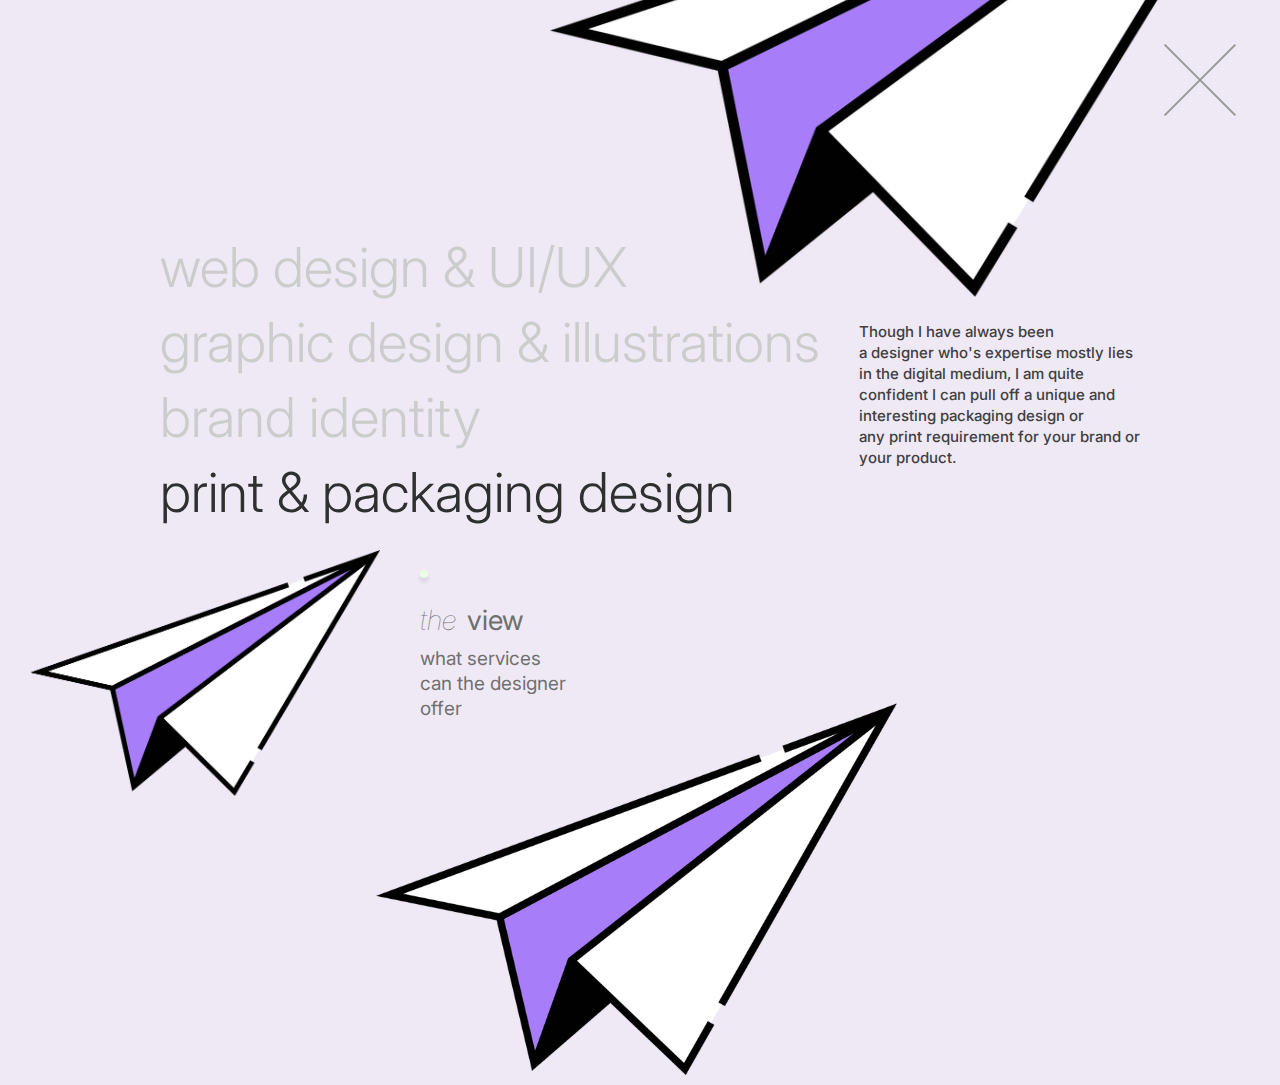
<file: pages/page5.html>
<!DOCTYPE html>
<html lang="en">
  <head>
    <meta charset="UTF-8" />
    <meta name="viewport" content="width=device-width, initial-scale=1.0" />
    <title>Design Services</title>
    <style>
      body {
        background-color: #efe9f5;
        margin: 0;
        padding: 40px;
        font-family: "Inter", sans-serif;
      }

      .container {
        margin-top: 200px;
        margin-left: 120px;
        display: flex;
        justify-content: space-between;
      }

      .text-group {
        max-width: 800px;
        position: relative;
      }

      .text-line {
        font-weight: 300;
        font-size: 55px;
        line-height: 55px;
        letter-spacing: 0%;
        color: #cccccc;
        margin-bottom: 20px;
      }

      .highlight {
        color: #2f2f2f;
      }

      .side-text {
        font-weight: 500;
        font-size: 15px;
        line-height: 70%;
        letter-spacing: 0%;
        color: #404040;
        white-space: pre-line;
        max-width: 300px;
        position: absolute;
        right: -320px;
        top: 76px;
      }

      /* Bottom-left airplane image */
      .cursor-pointer {
        position: absolute;
        top: 550px;
        left: 30px;
        z-index: 3;
      }

      /* Top-right airplane image */
      .cursor-pointer-2 {
        position: absolute;
        top: -220px;
        left: 550px;
        z-index: 3;
        transform: rotate(1deg);
      }

      /* Bottom-right airplane image (new) */
      .cursor-pointer-3 {
        position: absolute;
        bottom: -180px;
        right: 380px;
        z-index: 3;
        transform: rotate(-1deg);
      }
      .pointer-image-3 {
        width: 524px;
        height: auto;
      }
      .pointer-image-2 {
        width: 734px;
        height: auto;
      }

      .pointer-image {
        width: 350px;
        height: auto;
      }

      /* Decorative dot */
      .green-dot {
        width: 8px;
        height: 8px;
        background-color: #eaffe5;
        position: absolute;
        top: 570px;
        left: 420px;
        border-radius: 4px;
        box-shadow: 0px 4px 4px 0px #0000001a;
        z-index: 2;
      }

      /* Text below dot */
      .dot-label {
        position: absolute;
        top: 600px;
        left: 410px;
        padding: 6px 10px;
        border-radius: 4px;
        display: inline-block;
        color: #707070;
        z-index: 2;
        font-family: Inter, sans-serif;
        line-height: 100%;
        font-size: 28px;
      }

      .dot-label .light-italic {
        font-weight: 100;
        font-style: italic;
        margin-right: 4px;
      }

      .dot-label .regular {
        font-weight: 400;
      }

      /* Subtext below "the view" */
      .dot-subtext {
        position: absolute;
        top: 635px;
        left: 410px;
        padding: 6px 10px;
        border-radius: 4px;
        color: #707070;
        font-family: Inter, sans-serif;
        font-weight: 400;
        font-size: 19px;
        line-height: 65%;
        letter-spacing: 0%;
        white-space: pre-line;
        z-index: 2;
      }
      .cross-icon {
        position: absolute;
        top: 30px;
        right: 30px;
        width: 100px;
        height: 100px;
        cursor: pointer;
        z-index: 5;
      }

      .cross-css {
        position: relative;
        width: 100%;
        height: 100%;
      }

      .cross-css::before,
      .cross-css::after {
        content: "";
        position: absolute;
        left: 50%;
        top: 50%;
        width: 100%;
        height: 2px;
        background-color: #979797; /* Set your desired color */
        transform-origin: center;
      }

      .cross-css::before {
        transform: translate(-50%, -50%) rotate(45deg);
      }

      .cross-css::after {
        transform: translate(-50%, -50%) rotate(-45deg);
      }


      .download-button {
        display: none;
      }

      .arrow-back,
      .arrow-forward {
        display: none;
      }

      @media (max-width: 431px) and (max-height: 933px) {
        html,
        body {
          overflow-x: hidden;
          width: 100%;
          height: 100%;
          position: relative;
          margin: 0;
          padding: 0;
        }

        * {
          max-width: 100%;
          box-sizing: border-box;
        }

        body {
          padding: 20px;
          margin: 0;
          font-family: "Inter", sans-serif;
        }

        .container {
          margin-top: 100px;
          margin-left: 0;
          flex-direction: column;
          align-items: flex-start;
          width: 100%;
        }

        .text-group {
          max-width: 100%;
          width: 100%;
        }

        .text-line {
          display: none;
        }

        .text-line.highlight {
          display: block;
          font-size: 62px;
          line-height: 62px;
          position: relative;
          top: -195px;
          left: 30px;
          width: 90%;
          word-wrap: break-word;
          margin-right: 0;
        }

        .side-text {
          position: relative;
          margin-top: 20px;
          font-size: 14px;
          line-height: 67%;
          max-width: 100%;
          top: 137px;
          left: 35px;
        }

        .pointer-image-2 {
          max-width: 138%;
          height: auto;
        }

        .cursor-pointer-2 {
          top: -110px;
          left: 58%;
          width: 98%;
          overflow: hidden;
        }

        .cursor-pointer {
          top: 428px;
          left: -59px;
          width: 90%;
          overflow: hidden;
        }

        .cursor-pointer-3 {
          display: none;
        }

        .green-dot {
          top: auto;
          bottom: 240px;
          left: 58px;
        }

        .dot-label {
          top: auto;
          bottom: 168px;
          left: 43px;
          font-size: 35px;
        }

        .dot-subtext {
          top: auto;
          bottom: 95px;
          left: 45px;
          font-size: 21px;
          line-height: 56%;
        }

        .cross-icon {
          width: 40px;
          height: 40px;
          top: 20px;
          left: 15px;
        }

        .download-button {
          display: block;
          position: fixed;
          z-index: 15;
          top: 854px;
          left: 188px;
          width: 210px;
          height: 43px;
          border: none;
          border-radius: 20px;
          background-color: #1b1414;
          font-family: "Inter", sans-serif;
          font-weight: 400;
          font-size: 18px;
          line-height: 100%;
          letter-spacing: 0;
          color: #ffffff;
          cursor: pointer;
          align-items: center;
          justify-content: center;
          transition: background-color 0.3s ease;
        }
        .download-button:hover {
          background-color: #393030;
        }

        .arrow-back,
        .arrow-forward {
          position: fixed;
          display: block;
          width: 45px;
          height: 45px;
          top: 854px;
          background-color: #d9d9d9;
          border: none;
          border-radius: 32px;
          font-size: 24px;
          line-height: 1;
          color: #395039;
          align-items: center;
          justify-content: center;
          cursor: pointer;
          z-index: 10;
        }
        .arrow-back img,
        .arrow-forward img {
          width: 20px; /* adjust icon size as needed */
          height: auto;
          padding-top: 5px;
          padding-right: 2px;
        }

        /* back arrow: flip the icon */
        .arrow-forward img {
          padding-bottom: 10px;

          margin-left: 3px;
          transform: rotate(180deg);
        }

        /* horizontal positions */
        .arrow-back {
          left: 70px;
        }
        .arrow-forward {
          left: 130px;
        }

        
      }
    </style>

    <link
      href="https://fonts.googleapis.com/css2?family=Inter:wght@300;400;500&display=swap"
      rel="stylesheet"
    />
  </head>

  <body>
    <div class="cross-icon">
      <div class="cross-css"></div>
    </div>
    <!-- Bottom-left airplane image -->
    <div class="cursor-pointer">
      <img
        src="../assets/images/airoplane.png"
        alt="Bottom left pointer"
        class="pointer-image"
      />
    </div>

    <!-- Top-right airplane image -->
    <div class="cursor-pointer-2">
      <img
        src="../assets/images/airoplane.png"
        alt="Top right pointer"
        class="pointer-image-2"
      />
    </div>

    <!-- Bottom-right airplane image (new) -->
    <div class="cursor-pointer-3">
      <img
        src="../assets/images/airoplane.png"
        alt="Bottom right pointer"
        class="pointer-image-3"
      />
    </div>

    <!-- Decorative green dot -->
    <div class="green-dot"></div>

    <!-- Text below the dot -->
    <div class="dot-label">
      <span class="light-italic">the</span>
      <span class="regular">view</span>
    </div>

    <!-- Subtext below "the view" -->
    <div class="dot-subtext">
      what services<br />
      can the designer<br />
      offer
    </div>

    <!-- Main content -->
    <div class="container">
      <div class="text-group">
        <div class="text-line">web design & UI/UX</div>
        <div class="text-line">graphic design & illustrations</div>
        <div class="side-text">
          Though I have always been<br />
          a designer who's expertise mostly lies<br />
          in the digital medium, I am quite<br />
          confident I can pull off a unique and <br />
          interesting packaging design or <br />
          any print requirement for your brand or<br />
          your product.
        </div>
        <div class="text-line">brand identity</div>
        <div class="text-line highlight">print & packaging design</div>
      </div>
    </div>
    <button class="arrow-back">
      <img src="../assets/images/arrow.png" alt="back arrow" />
    </button>
    <button class="arrow-forward">
      <img src="../assets/images/arrow.png" alt="forward arrow" />
    </button>
    <button class="download-button">download resume</button>
  </body>
</html>
</file>
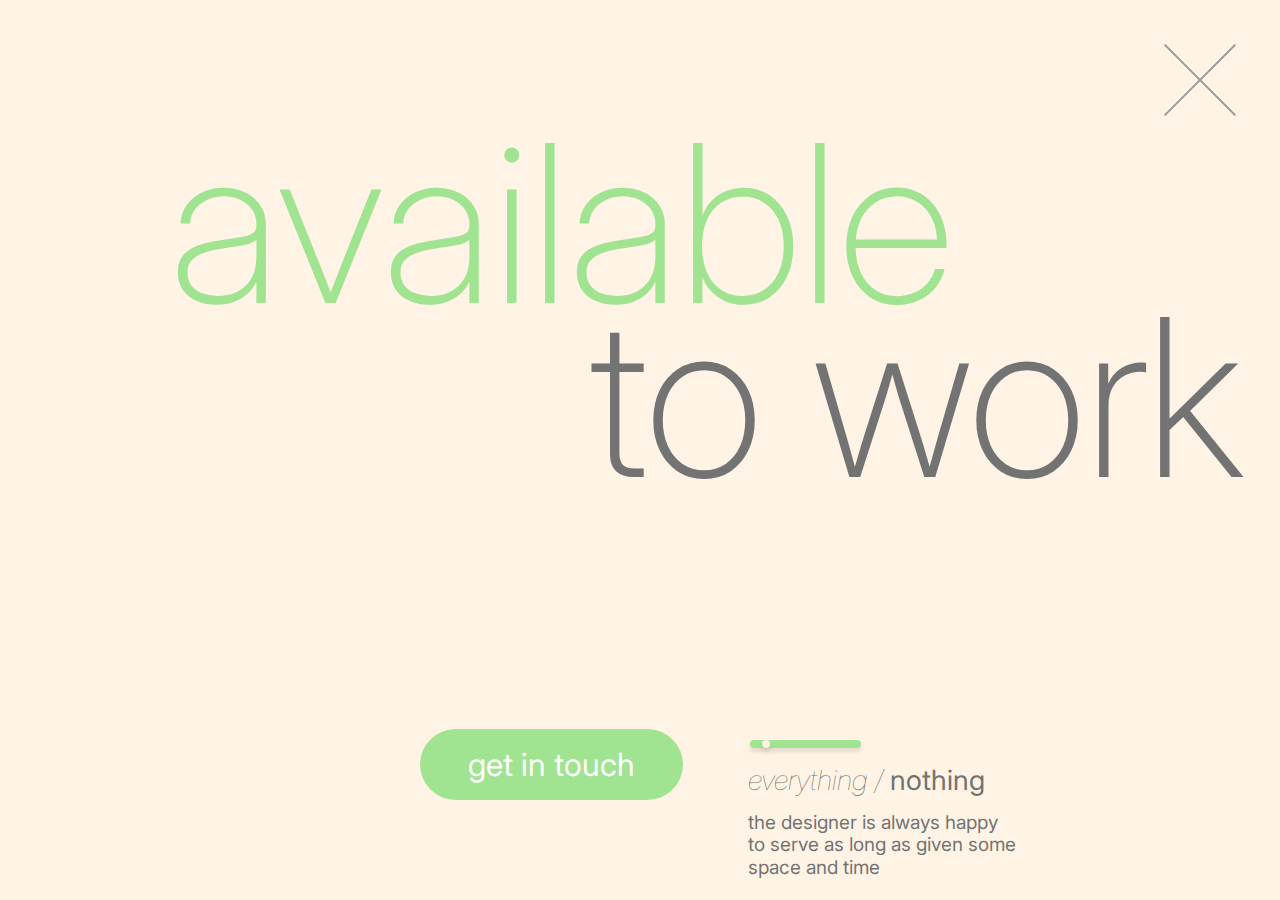
<file: pages/page6.html>
<!DOCTYPE html>
<html lang="en">
  <head>
    <meta charset="UTF-8" />
    <meta name="viewport" content="width=device-width, initial-scale=1.0" />
    <title>Available to Work | The View</title>
    <link rel="preconnect" href="https://fonts.googleapis.com" />
    <link rel="preconnect" href="https://fonts.gstatic.com" crossorigin />
    <link
      href="https://fonts.googleapis.com/css2?family=Inter:wght@100;200;300;400;500&display=swap"
      rel="stylesheet"
    />
    <style>
      * {
        margin: 0;
        padding: 0;
        box-sizing: border-box;
      }

      body {
        font-family: "Inter", sans-serif;
        background-color: #fff3e5;
        min-height: 100vh;
        display: flex;
        flex-direction: column;
        justify-content: center;
        align-items: center;
        padding: 2rem;
        position: relative;
      }

      .cross-icon {
        position: absolute;
        top: 30px;
        right: 30px;
        width: 100px;
        height: 100px;
        cursor: pointer;
        z-index: 5;
      }

      .cross-css {
        position: relative;
        width: 100%;
        height: 100%;
      }

      .cross-css::before,
      .cross-css::after {
        content: "";
        position: absolute;
        left: 50%;
        top: 50%;
        width: 100%;
        height: 2px;
        background-color: #979797;
        transform-origin: center;
      }

      .cross-css::before {
        transform: translate(-50%, -50%) rotate(45deg);
      }

      .cross-css::after {
        transform: translate(-50%, -50%) rotate(-45deg);
      }

      .container {
        max-width: 1200px;
        width: 100%;
        text-align: center;
      }

      .title-available {
        position: absolute;
        top: 113px;
        left: 111px;
        width: 900px;
        height: 242px;
        font-size: 220px;
        font-weight: 200;
        font-family: "Inter", sans-serif;
        color: #a0e391;
        line-height: 1;
      }

      .title-towork {
        position: absolute;
        top: 287px;
        left: 467px;
        width: 900px;
        height: 242px;
        font-size: 220px;
        font-weight: 200;
        font-family: "Inter", sans-serif;
        color: #737373;
        line-height: 1;
      }

      .cta-button {
        position: absolute;
        bottom: 100px;
        left: 420px;
        display: inline-block;
        padding: 1rem 3rem;
        background-color: #a0e391;
        color: white;
        text-decoration: none;
        border-radius: 50px;
        font-size: 2rem;
        transition: background-color 0.3s ease;
        z-index: 2;
      }

      .cta-button:hover {
        background-color: #95d595;
      }

      .footer-text {
        font-size: 1.5rem;
        color: #666;
        margin-bottom: 1rem;
      }

      .footer-text span {
        color: #999;
      }

      .description {
        font-size: 1.2rem;
        color: #999;
        max-width: 600px;
        margin: 0 auto;
        line-height: 1.6;
      }

      .bar {
        position: absolute;
        bottom: 152px;
        left: 750px;
        width: 111px;
        height: 8px;
        border-radius: 4px;
        background-color: #a0e391;
        box-shadow: 0px 4px 4px 0px #0000001a;
      }

      .dot {
        width: 8px;
        height: 8px;
        background: #fff3e5;
        box-shadow: 0px 4px 4px 0px #0000001a;
        border-radius: 50%;
        position: absolute;
        top: 0px;
        left: calc(50% - 44px);
      }

      .footer-text {
        position: absolute;
        bottom: 90px;
        left: 748px;
        font-size: 28px;
        color: #737373;
        text-align: center;
        line-height: 100%;
        letter-spacing: 0%;
      }

      .footer-left {
        font-family: "Inter", sans-serif;
        font-weight: 100;
        font-style: italic;
      }

      .footer-right {
        font-family: "Inter", sans-serif;
        font-weight: 400;
      }

      .footer-text span {
        color: #737373;
      }

      .description {
        position: absolute;
        bottom: 20px;
        left: 748px;
        text-align: left;
        font-family: "Inter", sans-serif;
        font-weight: 400;
        font-size: 19px;
        line-height: 120%;
        letter-spacing: 0%;
        color: #737373;
      }


      .download-button {
        display: none;
      }

      .arrow-back,
      .arrow-forward {
        display: none;
      }

      @media (max-width: 431px) and (max-height: 933px) {
        .cross-icon {
          width: 50px;
          height: 50px;
          top: 20px;
          left: 20px;
        }

        .title-available {
          top: 101px;
          left: 24px;
          width: 94%;
          font-size: 70px;
          color: #a0e391;
        }

        .title-towork {
          top: 180px;
          left: -8px;
          width: 100%;
          font-size: 70px;
          color: #737373;
        }

        .cta-button {
          all: unset;
          position: absolute;
          bottom: 360px;
          left: 55%;
          transform: translateX(-50%);
          font-family: "Inter", sans-serif;
          font-weight: 400;
          font-size: 115px;
          line-height: 100%;
          letter-spacing: 1px;
          text-decoration: underline;
          text-decoration-style: solid;
          text-underline-offset: 0.1em;
          text-decoration-thickness: 6%;
          text-decoration-skip-ink: auto;
          color: #a0e391;
          padding: 0.5rem 1rem;
          text-align: left;
          width: 316px;
        }

        .bar {
          bottom: 250px;
          left: 37%;
          transform: translateX(-50%);
          width: 160px;
          height: 10px;
          background-color: #a0e391;
        }

        .dot {
          height: 9px;
          left: calc(50% - 70px);
        }

        .footer-text {
          bottom: 177px;
          left: 223px;
          transform: translateX(-50%);
          font-size: 31px;
          width: 400px;
          color: #737373;
        }

        .description {
          bottom: 77px;
          left: 82px;
          font-size: 21px;
          width: 330px;
          color: #737373;
          height: 100px;
        }

        .download-button {
          display: block;
          position: fixed;
          z-index: 15;
          top: 854px;
          left: 188px;
          width: 210px;
          height: 43px;
          border: none;
          border-radius: 20px;
          background-color: #1b1414;
          font-family: "Inter", sans-serif;
          font-weight: 400;
          font-size: 18px;
          line-height: 100%;
          letter-spacing: 0;
          color: #ffffff;
          cursor: pointer;
          align-items: center;
          justify-content: center;
          transition: background-color 0.3s ease;
        }
        .download-button:hover {
          background-color: #393030;
        }

        .arrow-back,
        .arrow-forward {
          position: fixed;
          display: block;
          width: 45px;
          height: 45px;
          top: 854px;
          background-color: #d9d9d9;
          border: none;
          border-radius: 32px;
          font-size: 24px;
          line-height: 1;
          color: #395039;
          align-items: center;
          justify-content: center;
          cursor: pointer;
          z-index: 10;
        }
        .arrow-back img,
        .arrow-forward img {
          width: 20px; /* adjust icon size as needed */
          height: auto;
          padding-top: 5px;
          padding-right: 2px;
        }

        /* back arrow: flip the icon */
        .arrow-forward img {
          padding-bottom: 10px;

          margin-left: 3px;
          transform: rotate(180deg);
        }

        /* horizontal positions */
        .arrow-back {
          left: 70px;
        }
        .arrow-forward {
          left: 130px;
        }
      }
    </style>
  </head>
  <body>
    <div class="cross-icon">
      <div class="cross-css"></div>
    </div>

    <div class="bar">
      <div class="dot"></div>
    </div>

    <div class="container">
      <div class="title-available">available</div>
      <div class="title-towork">to work</div>

      <a href="#" class="cta-button">get in touch</a>

      <p class="footer-text">
        <span class="footer-left">everything /</span>
        <span class="footer-right">nothing</span>
      </p>
      <p class="description">
        the designer is always happy<br />
        to serve as long as given some<br />
        space and time
      </p>
    </div>
    <button class="arrow-back">
      <img src="../assets/images/arrow.png" alt="back arrow" />
    </button>
    <button class="arrow-forward">
      <img src="../assets/images/arrow.png" alt="forward arrow" />
    </button>
    <button class="download-button">download resume</button>
  </body>
</html>
</file>
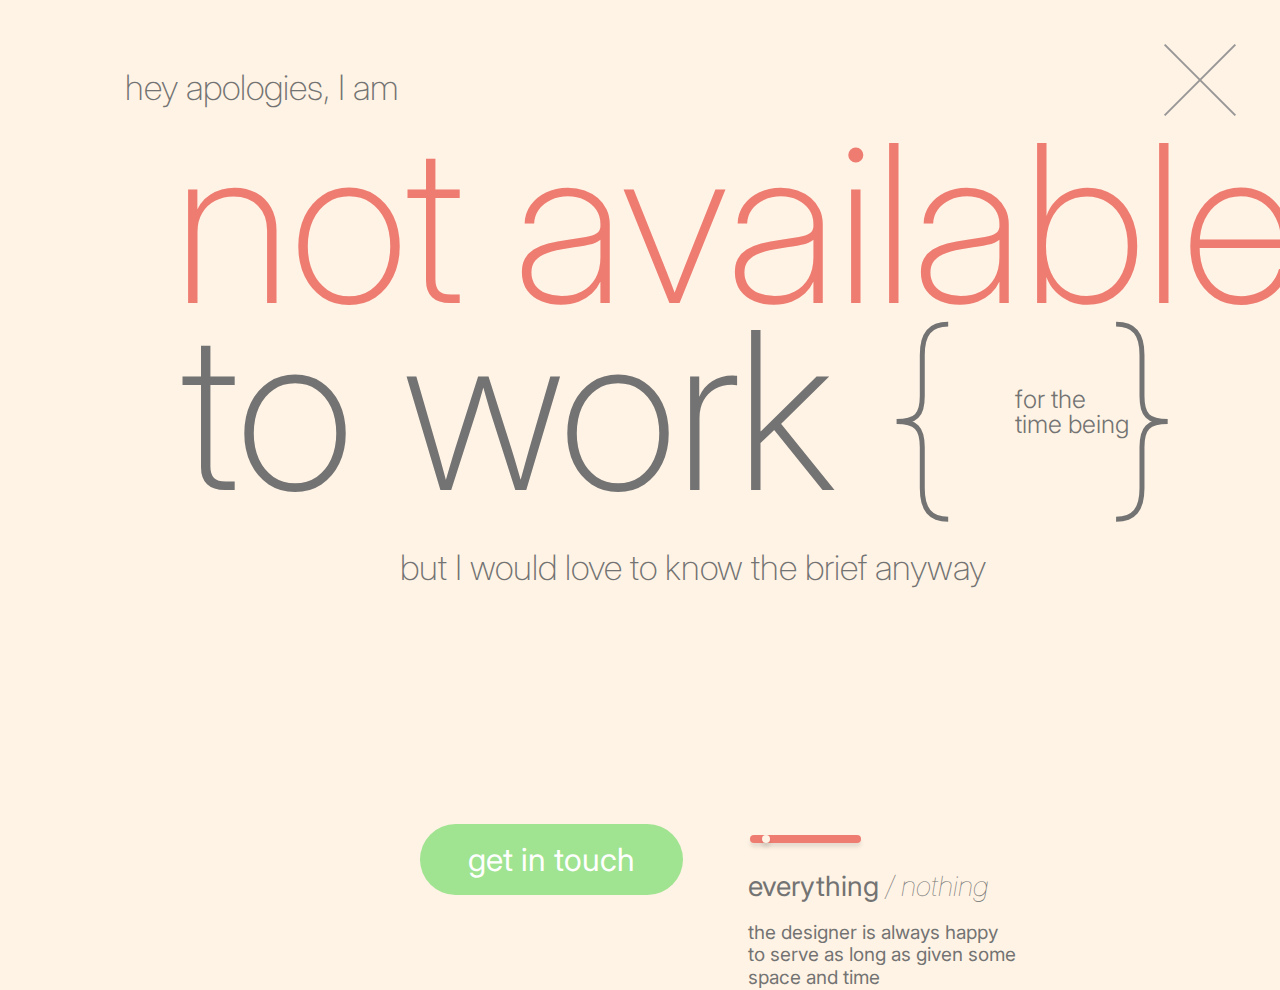
<file: pages/page7.html>
<!DOCTYPE html>
<html lang="en">
  <head>
    <meta charset="UTF-8" />
    <meta name="viewport" content="width=device-width, initial-scale=1.0" />
    <title>Not Available to Work | The View</title>
    <link rel="preconnect" href="https://fonts.googleapis.com" />
    <link rel="preconnect" href="https://fonts.gstatic.com" crossorigin />
    <link
      href="https://fonts.googleapis.com/css2?family=Inter:wght@100;200;300;400;500&display=swap"
      rel="stylesheet"
    />
    <style>
      * {
        margin: 0;
        padding: 0;
        box-sizing: border-box;
      }

      body {
        font-family: "Inter", sans-serif;
        background-color: #fff3e5;
        min-height: 100vh;
        display: flex;
        flex-direction: column;
        justify-content: center;
        align-items: center;
        padding: 2rem;
        position: relative;
      }

      .cross-icon {
        position: absolute;
        top: 30px;
        right: 30px;
        width: 100px;
        height: 100px;
        cursor: pointer;
        z-index: 5;
      }

      .cross-css {
        position: relative;
        width: 100%;
        height: 100%;
      }

      .cross-css::before,
      .cross-css::after {
        content: "";
        position: absolute;
        left: 50%;
        top: 50%;
        width: 100%;
        height: 2px;
        background-color: #979797;
        transform-origin: center;
      }

      .cross-css::before {
        transform: translate(-50%, -50%) rotate(45deg);
      }

      .cross-css::after {
        transform: translate(-50%, -50%) rotate(-45deg);
      }

      .container {
        max-width: 1200px;
        width: 100%;
        text-align: center;
      }

      .title-apology {
        position: absolute;
        top: 70px;
        left: 125px;
        font-family: "Inter", sans-serif;
        font-weight: 200;
        font-size: 35px;
        line-height: 100%;
        letter-spacing: 0%;
        color: #737373;
      }

      .title-available {
        position: absolute;
        top: 113px;
        left: 35px;
        width: 1400px;
        height: 242px;
        font-size: 220px;
        font-weight: 200;
        font-family: "Inter", sans-serif;
        color: #ee7c71;
        line-height: 1;
      }

      .title-towork {
        position: absolute;
        top: 300px;
        left: -20px;
        width: 1400px;
        height: 242px;
        font-size: 220px;
        font-weight: 200;
        font-family: "Inter", sans-serif;
        color: #737373;
        line-height: 1;
      }

      .braces {
        font-weight: 100;
      }

      .brace-left,
      .brace-right {
        display: inline-block;
      }

      .brace-left {
        margin-right: 100px; /* Adds space between { and } */
      }

      .title-brief {
        position: absolute;
        top: 550px;
        left: 400px;
        font-family: "Inter", sans-serif;
        font-weight: 200;
        font-size: 35px;
        line-height: 100%;
        letter-spacing: 2%;
        color: #737373;
      }

      .title-time {
        position: absolute;
        width: 220px;
        height: 29px;
        top: 387px;
        left: 1015px;
        text-align: left;
        font-family: "Inter", sans-serif;
        font-weight: 300;
        font-size: 25px;
        line-height: 100%;
        letter-spacing: 0%;
        color: #737373;
      }
      .cta-button {
        position: absolute;
        bottom: 5px;
        left: 420px;
        display: inline-block;
        padding: 1rem 3rem;
        background-color: #a0e391;
        color: white;
        text-decoration: none;
        border-radius: 50px;
        font-size: 2rem;
        transition: background-color 0.3s ease;
        z-index: 2;
      }

      .cta-button:hover {
        background-color: #95d595;
      }

      .bar {
        position: absolute;
        bottom: 57px;
        left: 750px;
        width: 111px;
        height: 8px;
        border-radius: 4px;
        background-color: #ee7c71;
        box-shadow: 0px 4px 4px 0px #0000001a;
      }

      .dot {
        width: 8px;
        height: 8px;
        background: #fff3e5;
        box-shadow: 0px 4px 4px 0px #0000001a;
        border-radius: 50%;
        position: absolute;
        top: 0px;
        left: calc(50% - 44px);
      }

      .footer-text {
        position: absolute;
        bottom: 0px;
        left: 748px;
        font-size: 28px;
        color: #737373;
        text-align: center;
        line-height: 100%;
        letter-spacing: 0%;
      }

      .footer-left {
        font-family: "Inter", sans-serif;
        font-weight: 100;
        font-style: italic;
      }

      .footer-right {
        font-family: "Inter", sans-serif;
        font-weight: 400;
      }

      .description {
        position: absolute;
        bottom: -90px;
        left: 748px;
        text-align: left;
        font-family: "Inter", sans-serif;
        font-weight: 400;
        font-size: 19px;
        line-height: 120%;
        letter-spacing: 0%;
        color: #737373;
      }
      .mobile-break {
        display: none;
      }

      .download-button {
        display: none;
      }

      .arrow-back,
      .arrow-forward {
        display: none;
      }

      @media (max-width: 431px) and (max-height: 933px) {
        .cross-icon {
          width: 40px;
          height: 40px;
          top: 20px;
          left: 20px;
        }

        .title-apology {
          top: 103px;
          left: 67px;
          font-size: 40px;
          text-align: left;
        }

        .mobile-break {
          display: block;
        }

        .title-available {
          top: 187px;
          left: 36px;
          width: 92%;
          font-size: 61px;
        }

        .title-towork {
          top: 253px;
          left: 59px;
          width: 86%;
          font-size: 61px;
        }

        .brace-left {
          margin-right: 62px;
        }

        .title-time {
          top: 273px;
          left: 322px;
          font-size: 15px;
          width: 75px;
        }

        .title-brief {
          line-height: 50px;
          top: 328px;
          left: 73px;
          font-size: 38px;
          text-align: left;
        }
        .cta-button {
          all: unset;
          position: absolute;
          bottom: 187px;
          left: 54%;
          transform: translateX(-50%);
          font-family: "Inter", sans-serif;
          font-weight: 400;
          font-size: 117px;
          line-height: 100%;
          letter-spacing: 1px;
          text-decoration: underline;
          text-decoration-style: solid;
          text-underline-offset: 0.1em;
          text-decoration-thickness: 6%;
          text-decoration-skip-ink: auto;
          color: #a0e391;
          padding: 0.5rem 1rem;
          text-align: left;
        }

        .bar {
          bottom: 101px;
          left: 36%;
          transform: translateX(-50%);
          width: 160px;
          height: 10px;
        }

        .dot {
          height: 9px;
          left: calc(50% - 70px);
        }

        .footer-text {
          bottom: 23px;
          left: 244px;
          transform: translateX(-50%);
          font-size: 36px;
          width: 364px;
        }

        .description {
          bottom: -120px;
          left: 81px;
          font-size: 23px;
          width: 347px;
          height: 130px;
        }

        .download-button {
          display: block;
          position: fixed;
          z-index: 15;
          top: 854px;
          left: 188px;
          width: 210px;
          height: 43px;
          border: none;
          border-radius: 20px;
          background-color: #1b1414;
          font-family: "Inter", sans-serif;
          font-weight: 400;
          font-size: 18px;
          line-height: 100%;
          letter-spacing: 0;
          color: #ffffff;
          cursor: pointer;
          align-items: center;
          justify-content: center;
          transition: background-color 0.3s ease;
        }
        .download-button:hover {
          background-color: #393030;
        }

        .arrow-back,
        .arrow-forward {
          position: fixed;
          display: block;
          width: 45px;
          height: 45px;
          top: 854px;
          background-color: #d9d9d9;
          border: none;
          border-radius: 32px;
          font-size: 24px;
          line-height: 1;
          color: #395039;
          align-items: center;
          justify-content: center;
          cursor: pointer;
          z-index: 10;
        }
        .arrow-back img,
        .arrow-forward img {
          width: 20px; /* adjust icon size as needed */
          height: auto;
          padding-top: 5px;
          padding-right: 2px;
        }

        /* back arrow: flip the icon */
        .arrow-forward img {
          padding-bottom: 10px;

          margin-left: 3px;
          transform: rotate(180deg);
        }

        /* horizontal positions */
        .arrow-back {
          left: 70px;
        }
        .arrow-forward {
          left: 130px;
        }
      }
    </style>
  </head>
  <body>
    <div class="cross-icon">
      <div class="cross-css"></div>
    </div>

    <div class="bar">
      <div class="dot"></div>
    </div>

    <div class="container">
      <div class="title-apology">
        hey<br class="mobile-break" />
        apologies, I am
      </div>
      <div class="title-available">not available</div>
      <div class="title-towork">
        to work
        <span class="braces"
          ><span class="brace-left">{</span>
          <span class="brace-right">}</span></span
        >
      </div>
      <div class="title-time">
        for the <br />
        time being
      </div>

      <div class="title-brief">but I would love to know the brief anyway</div>

      <a href="#" class="cta-button">get in touch</a>

      <p class="footer-text">
        <span class="footer-right">everything </span>
        <span class="footer-left">/ nothing</span>
      </p>
      <p class="description">
        the designer is always happy <br />
        to serve as long as given some <br />
        space and time
      </p>
    </div>
    <button class="arrow-back">
      <img src="../assets/images/arrow.png" alt="back arrow" />
    </button>
    <button class="arrow-forward">
      <img src="../assets/images/arrow.png" alt="forward arrow" />
    </button>
    <button class="download-button">download resume</button>
  </body>
</html>
</file>
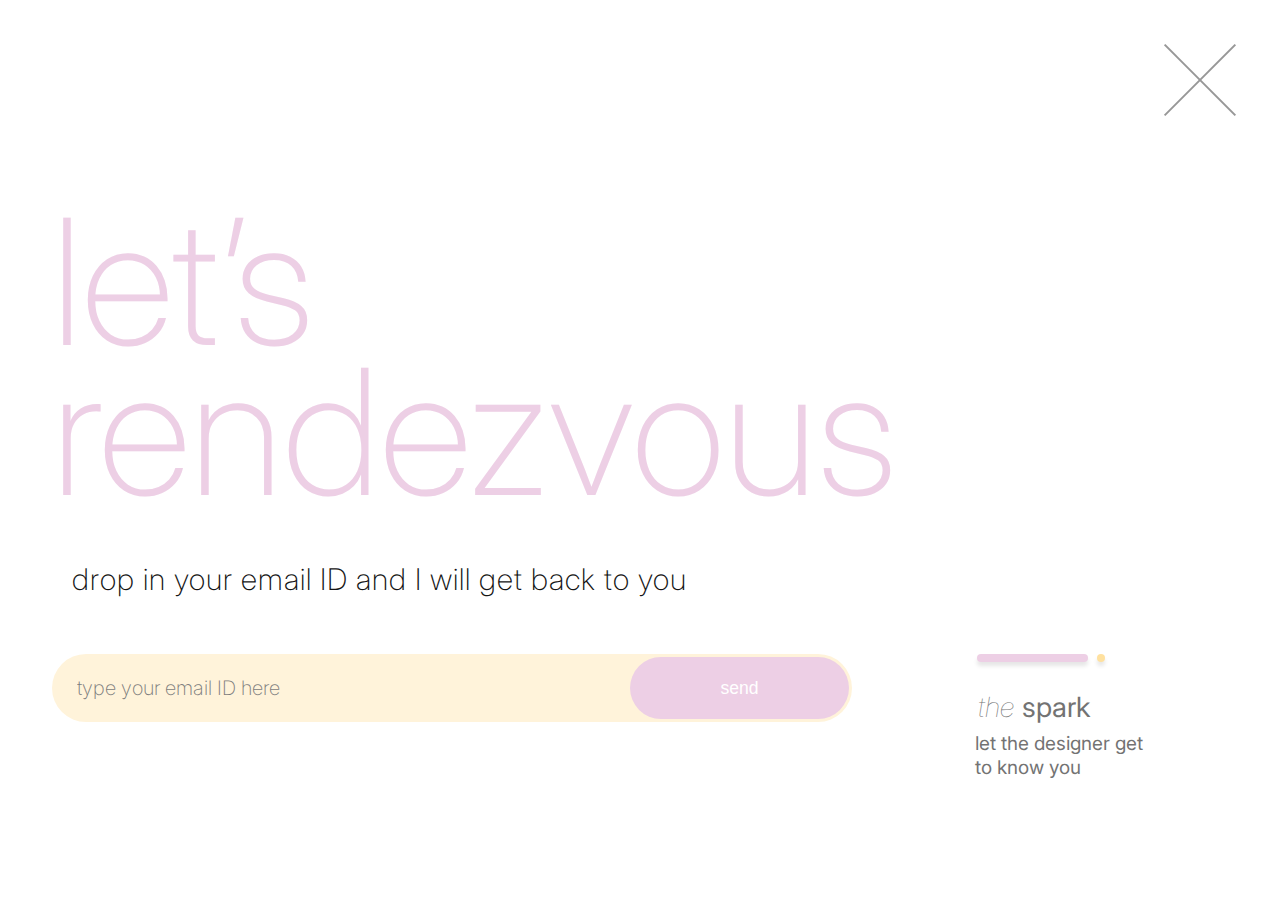
<file: pages/page8.html>
<!DOCTYPE html>
<html lang="en">
  <head>
    <meta charset="UTF-8" />
    <meta name="viewport" content="width=device-width, initial-scale=1.0" />
    <title>Let's Rendezvous | The View</title>
    <link rel="preconnect" href="https://fonts.googleapis.com" />
    <link rel="preconnect" href="https://fonts.gstatic.com" crossorigin />
    <link
      href="https://fonts.googleapis.com/css2?family=Inter:wght@300;400;500&display=swap"
      rel="stylesheet"
    />
    <link
      href="https://fonts.googleapis.com/css2?family=Inter:wght@200;300;400;500&display=swap"
      rel="stylesheet"
    />

    <style>
      * {
        margin: 0;
        padding: 0;
        box-sizing: border-box;
      }

      body {
        font-family: "Inter", sans-serif;
        background-color: #ffffff;
        min-height: 100vh;
        display: flex;
        flex-direction: column;
        justify-content: center;
        align-items: center;
        padding: 2rem;
        position: relative;
      }

      .close-button {
        position: absolute;
        top: 2rem;
        right: 2rem;
        width: 24px;
        height: 24px;
        cursor: pointer;
        opacity: 0.7;
        transition: opacity 0.3s ease;
      }

      .close-button:hover {
        opacity: 1;
      }

      .container {
        max-width: 1200px;
        width: 100%;
        text-align: left;
        padding: 2rem;
        position: relative;
        left: -20px;
        top: 50px;
        margin-bottom: 120px;
      }

      .title {
        font-family: "Inter", sans-serif;
        font-weight: 200;
        font-size: 175px;
        line-height: 150px;
        letter-spacing: 0%;
        color: #edcfe5;
        margin-bottom: 2rem;
        text-align: left;
        margin-top: 20px; /* Move title slightly down */
      }

      .subtitle {
        font-family: "Inter", sans-serif;
        font-weight: 200;
        font-size: 30px;
        line-height: 150px;
        letter-spacing: 1px;
        color: #141414;
        margin-left: 20px;
        margin-top: -34px;
      }

      .email-form {
        display: flex;
      }

      .email-input {
        width: 800px;
        height: 68px;
        border: none;
        background-color: #fff3da;
        border-radius: 34px;
        font-family: "Inter", sans-serif;
        font-weight: 200;
        font-size: 20px;
        letter-spacing: 0%;
        transition: background-color 0.3s ease;
        padding: 0 25px; /* Add some padding for text */
      }

      .email-input::placeholder {
        color: #7c7c7c;
        font-family: "Inter", sans-serif;
        font-weight: 200;
        font-size: 20px;
        letter-spacing: 0%;
      }

      .email-input:focus {
        outline: none;
        background-color: #ffe8d6;
      }

      .send-button {
        position: absolute;
        top: 503px;
        left: 610px;
        width: 219px;
        height: 62px;
        border: none;
        background-color: #edcfe5;
        color: white;
        border-radius: 34px;
        cursor: pointer;
        font-size: 1.1rem;
        transition: background-color 0.3s ease;
      }

      .send-button:hover {
        background-color: #ffb6c1;
      }

      .footer {
        text-align: left;
        margin-top: 2rem;
        margin-bottom: 20px;
        position: relative;
        top: 30px;
      }

      .footer-title {
        position: absolute;
        bottom: 0px;
        left: 920px;
        width: 124px;
        height: 34px;
        color: #737373;
        display: flex;
        align-items: center;
        justify-content: center;
        font-family: "Inter", sans-serif;
        font-weight: 100;
        font-size: 28px;
        line-height: 100%;
        letter-spacing: 0%;
        border-radius: 4px;
        font-style: italic;
      }

      .footer-title span {
        font-family: "Inter", sans-serif;
        font-weight: 400;
        font-size: 28px;
        line-height: 100%;
        letter-spacing: 0%;
        margin-left: 8px;
        font-style: normal;
      }

      .footer-subtitle {
        position: absolute;
        left: 915px;
        width: 185px;
        height: 46px;
        color: #737373;
        font-family: "Inter", sans-serif;
        font-weight: 400;
        font-size: 19px;
        line-height: 125%;
        letter-spacing: 0%;
        padding: 8px;
        border-radius: 4px;
        text-align: left;
      }

      .cross-icon {
        position: absolute;
        top: 30px;
        right: 30px;
        width: 100px;
        height: 100px;
        cursor: pointer;
        z-index: 5;
      }

      .cross-css {
        position: relative;
        width: 100%;
        height: 100%;
      }

      .cross-css::before,
      .cross-css::after {
        content: "";
        position: absolute;
        left: 50%;
        top: 50%;
        width: 100%;
        height: 2px;
        background-color: #979797;
        transform-origin: center;
      }

      .cross-css::before {
        transform: translate(-50%, -50%) rotate(45deg);
      }

      .cross-css::after {
        transform: translate(-50%, -50%) rotate(-45deg);
      }

      .bar-dot-wrapper {
        position: relative;
        margin-top: -68px;
        margin-left: 925px;
      }

      .bar {
        background: #edcfe5;
        width: 111px;
        height: 8px;
        border-radius: 4px;
        box-shadow: 0px 4px 4px 0px #0000001a;
      }

      .dot {
        width: 8px;
        height: 8px;
        background-color: #ffe19f;
        border-radius: 4px;
        position: absolute;
        left: 120px; /* Slightly to the right of the bar */
        top: 0;
        box-shadow: 0px 4px 4px 0px #0000001a;
      }
      .download-button {
        display: none;
      }

      .arrow-back,
      .arrow-forward {
        display: none;
      }

      @media (max-width: 431px) and (max-height: 933px) {
        body {
          padding: 1rem;
          align-items: flex-start;
        }

        .container {
          left: 0;
          top: 20px;
          padding: 1rem;
          margin-bottom: 80px;
        }

        .title {
          font-size: 64px;
          line-height: 72px;
          margin-bottom: 1rem;
          margin-top: 0;
          margin-left: 10px;
        }

        .subtitle {
          font-weight: 200;
          font-size: 35px;
          line-height: 40px;
          margin-top: 20px;
          margin-left: 10px;
          color: #737373;
          width: 304px;
        }

        .email-form {
          flex-direction: column;
          gap: 12px;
          margin-top: 40px;
          margin-left: 10px;
        }

        .email-input {
          width: 100%;
          height: 65px;
          font-size: 20px;
          padding: 0 20px;
          text-align: left;
        }

        .send-button {
          position: relative;
          text-align: left;
          top: 0;
          left: 0;
          width: 100%;
          height: 65px;
          font-size: 20px;
          padding-left: 22px;
          margin-top: 15px;
        }

        .footer {
          top: 0;
          margin-top: 1rem;
        }

        .footer-title {
          position: relative;
          bottom: auto;
          left: 0;
          font-size: 25px;
          margin-bottom: 8px;
        }

        .footer-title span {
          font-size: 25px;
          margin-left: 4px;
        }

        .footer-subtitle {
          position: relative;
          left: 0;
          font-size: 20px;
          width: 180px;
          margin-left: 2px;
        }

        .bar-dot-wrapper {
          margin-left: 10px;
          margin-top: 8rem;
          display: flex;
          align-items: center;
          gap: 8px;
        }

        .bar {
          width: 80px;
          height: 6px;
        }

        .dot {
          width: 6px;
          height: 6px;
          left: auto;
          position: relative;
        }

        .cross-icon {
          width: 32px;
          height: 32px;
          top: 20px;
          left: 20px;
        }

        .download-button {
          display: block;
          position: fixed;
          z-index: 15;
          top: 854px;
          left: 188px;
          width: 210px;
          height: 43px;
          border: none;
          border-radius: 20px;
          background-color: #1b1414;
          font-family: "Inter", sans-serif;
          font-weight: 400;
          font-size: 18px;
          line-height: 100%;
          letter-spacing: 0;
          color: #ffffff;
          cursor: pointer;
          align-items: center;
          justify-content: center;
          transition: background-color 0.3s ease;
        }
        .download-button:hover {
          background-color: #393030;
        }

        .arrow-back,
        .arrow-forward {
          position: fixed;
          display: block;
          width: 45px;
          height: 45px;
          top: 854px;
          background-color: #d9d9d9;
          border: none;
          border-radius: 32px;
          font-size: 24px;
          line-height: 1;
          color: #395039;
          align-items: center;
          justify-content: center;
          cursor: pointer;
          z-index: 10;
        }
        .arrow-back img,
        .arrow-forward img {
          width: 20px; /* adjust icon size as needed */
          height: auto;
          padding-top: 5px;
          padding-right: 2px;
        }

        /* back arrow: flip the icon */
        .arrow-forward img {
          padding-bottom: 10px;

          margin-left: 3px;
          transform: rotate(180deg);
        }

        /* horizontal positions */
        .arrow-back {
          left: 70px;
        }
        .arrow-forward {
          left: 130px;
        }
      }
    </style>
  </head>
  <body>
    <div class="cross-icon">
      <div class="cross-css"></div>
    </div>

    <div class="container">
      <h1 class="title">let&#8217;s <br />rendezvous</h1>

      <p class="subtitle">drop in your email ID and I will get back to you</p>

      <form class="email-form">
        <input
          type="email"
          class="email-input"
          placeholder="type your email ID here"
          required
        />
        <button type="submit" class="send-button">send</button>
      </form>

      <div class="bar-dot-wrapper">
        <div class="bar"></div>
        <div class="dot"></div>
      </div>

      <div class="footer">
        <h2 class="footer-title">the <span>spark</span></h2>
        <p class="footer-subtitle">let the designer get to know you</p>
      </div>
    </div>
    <button class="arrow-back">
      <img src="../assets/images/arrow.png" alt="back arrow" />
    </button>
    <button class="arrow-forward">
      <img src="../assets/images/arrow.png" alt="forward arrow" />
    </button>
    <button class="download-button">download resume</button>
  </body>
</html>
</file>
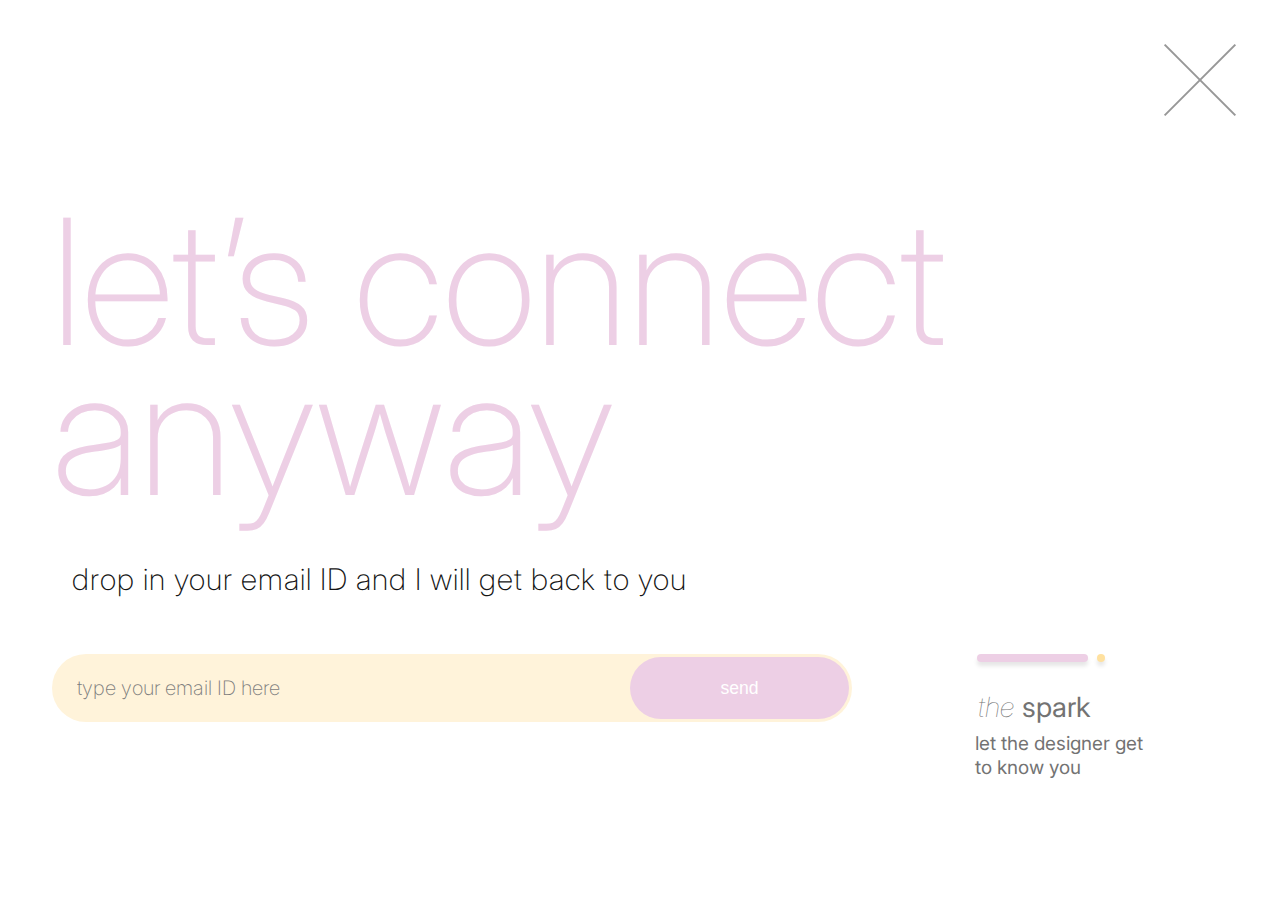
<file: pages/page9.html>
<!DOCTYPE html>
<html lang="en">
  <head>
    <meta charset="UTF-8" />
    <meta name="viewport" content="width=device-width, initial-scale=1.0" />
    <title>Let's Rendezvous | The View</title>
    <link rel="preconnect" href="https://fonts.googleapis.com" />
    <link rel="preconnect" href="https://fonts.gstatic.com" crossorigin />
    <link
      href="https://fonts.googleapis.com/css2?family=Inter:wght@300;400;500&display=swap"
      rel="stylesheet"
    />
    <link
      href="https://fonts.googleapis.com/css2?family=Inter:wght@200;300;400;500&display=swap"
      rel="stylesheet"
    />

    <style>
      * {
        margin: 0;
        padding: 0;
        box-sizing: border-box;
      }

      body {
        font-family: "Inter", sans-serif;
        background-color: #ffffff;
        min-height: 100vh;
        display: flex;
        flex-direction: column;
        justify-content: center;
        align-items: center;
        padding: 2rem;
        position: relative;
      }

      .close-button {
        position: absolute;
        top: 2rem;
        right: 2rem;
        width: 24px;
        height: 24px;
        cursor: pointer;
        opacity: 0.7;
        transition: opacity 0.3s ease;
      }

      .close-button:hover {
        opacity: 1;
      }

      .container {
        max-width: 1200px;
        width: 100%;
        text-align: left;
        padding: 2rem;
        position: relative;
        left: -20px;
        top: 50px;
        margin-bottom: 120px;
      }

      .title {
        font-family: "Inter", sans-serif;
        font-weight: 200;
        font-size: 175px;
        line-height: 150px;
        letter-spacing: 0%;
        color: #edcfe5;
        margin-bottom: 2rem;
        text-align: left;
        margin-top: 20px; /* Move title slightly down */
      }

      .subtitle {
        font-family: "Inter", sans-serif;
        font-weight: 200;
        font-size: 30px;
        line-height: 150px;
        letter-spacing: 1px;
        color: #141414;
        margin-left: 20px;
        margin-top: -34px;
      }

      .email-form {
        display: flex;
      }

      .email-input {
        width: 800px;
        height: 68px;
        border: none;
        background-color: #fff3da;
        border-radius: 34px;
        font-family: "Inter", sans-serif;
        font-weight: 200;
        font-size: 20px;
        letter-spacing: 0%;
        transition: background-color 0.3s ease;
        padding: 0 25px; /* Add some padding for text */
      }

      .email-input::placeholder {
        color: #7c7c7c;
        font-family: "Inter", sans-serif;
        font-weight: 200;
        font-size: 20px;
        letter-spacing: 0%;
      }

      .email-input:focus {
        outline: none;
        background-color: #ffe8d6;
      }

      .send-button {
        position: absolute;
        top: 503px;
        left: 610px;
        width: 219px;
        height: 62px;
        border: none;
        background-color: #edcfe5;
        color: white;
        border-radius: 34px;
        cursor: pointer;
        font-size: 1.1rem;
        transition: background-color 0.3s ease;
      }

      .send-button:hover {
        background-color: #ffb6c1;
      }

      .footer {
        text-align: left;
        margin-top: 2rem;
        margin-bottom: 20px;
        position: relative;
        top: 30px;
      }

      .footer-title {
        position: absolute;
        bottom: 0px;
        left: 920px;
        width: 124px;
        height: 34px;
        color: #737373;
        display: flex;
        align-items: center;
        justify-content: center;
        font-family: "Inter", sans-serif;
        font-weight: 100;
        font-size: 28px;
        line-height: 100%;
        letter-spacing: 0%;
        border-radius: 4px;
        font-style: italic;
      }

      .footer-title span {
        font-family: "Inter", sans-serif;
        font-weight: 400;
        font-size: 28px;
        line-height: 100%;
        letter-spacing: 0%;
        margin-left: 8px;
        font-style: normal;
      }

      .footer-subtitle {
        position: absolute;
        left: 915px;
        width: 185px;
        height: 46px;
        color: #737373;
        font-family: "Inter", sans-serif;
        font-weight: 400;
        font-size: 19px;
        line-height: 125%;
        letter-spacing: 0%;
        padding: 8px;
        border-radius: 4px;
        text-align: left;
      }

      .cross-icon {
        position: absolute;
        top: 30px;
        right: 30px;
        width: 100px;
        height: 100px;
        cursor: pointer;
        z-index: 5;
      }

      .cross-css {
        position: relative;
        width: 100%;
        height: 100%;
      }

      .cross-css::before,
      .cross-css::after {
        content: "";
        position: absolute;
        left: 50%;
        top: 50%;
        width: 100%;
        height: 2px;
        background-color: #979797;
        transform-origin: center;
      }

      .cross-css::before {
        transform: translate(-50%, -50%) rotate(45deg);
      }

      .cross-css::after {
        transform: translate(-50%, -50%) rotate(-45deg);
      }

      .bar-dot-wrapper {
        position: relative;
        margin-top: -68px;
        margin-left: 925px;
      }

      .bar {
        background: #edcfe5;
        width: 111px;
        height: 8px;
        border-radius: 4px;
        box-shadow: 0px 4px 4px 0px #0000001a;
      }

      .dot {
        width: 8px;
        height: 8px;
        background-color: #ffe19f;
        border-radius: 4px;
        position: absolute;
        left: 120px; /* Slightly to the right of the bar */
        top: 0;
        box-shadow: 0px 4px 4px 0px #0000001a;
      }

      .download-button {
        display: none;
      }

      .arrow-back,
      .arrow-forward {
        display: none;
      }

      @media (max-width: 431px) and (max-height: 933px) {
        body {
          padding: 1rem;
          align-items: flex-start;
        }

        .container {
          left: 0;
          top: 20px;
          padding: 1rem;
          margin-bottom: 80px;
        }

        .title {
          font-size: 64px;
          line-height: 72px;
          margin-bottom: 1rem;
          margin-top: 0;
          margin-left: 10px;
          width: 366px;
        }

        .subtitle {
          font-weight: 200;
          font-size: 35px;
          line-height: 40px;
          margin-top: 20px;
          margin-left: 10px;
          color: #737373;
          width: 304px;
        }

        .email-form {
          flex-direction: column;
          gap: 12px;
          margin-top: 40px;
          margin-left: 10px;
        }

        .email-input {
          width: 100%;
          height: 65px;
          font-size: 20px;
          padding: 0 20px;
          text-align: left;
        }

        .send-button {
          position: relative;
          text-align: left;
          top: 0;
          left: 0;
          width: 100%;
          height: 65px;
          font-size: 20px;
          padding-left: 22px;
          margin-top: 15px;
        }

        .footer {
          top: 0;
          margin-top: 1rem;
        }

        .footer-title {
          position: relative;
          bottom: auto;
          left: 0;
          font-size: 25px;
          margin-bottom: 8px;
        }

        .footer-title span {
          font-size: 25px;
          margin-left: 4px;
        }

        .footer-subtitle {
          position: relative;
          left: 0;
          font-size: 20px;
          width: 180px;
          margin-left: 2px;
        }

        .bar-dot-wrapper {
          margin-left: 10px;
          margin-top: 8rem;
          display: flex;
          align-items: center;
          gap: 8px;
        }

        .bar {
          width: 80px;
          height: 6px;
        }

        .dot {
          width: 6px;
          height: 6px;
          left: auto;
          position: relative;
        }

        .cross-icon {
          width: 32px;
          height: 32px;
          top: 20px;
          left: 20px;
        }

        .download-button {
          display: block;
          position: fixed;
          z-index: 15;
          top: 854px;
          left: 188px;
          width: 210px;
          height: 43px;
          border: none;
          border-radius: 20px;
          background-color: #1b1414;
          font-family: "Inter", sans-serif;
          font-weight: 400;
          font-size: 18px;
          line-height: 100%;
          letter-spacing: 0;
          color: #ffffff;
          cursor: pointer;
          align-items: center;
          justify-content: center;
          transition: background-color 0.3s ease;
        }
        .download-button:hover {
          background-color: #393030;
        }

        .arrow-back,
        .arrow-forward {
          position: fixed;
          display: block;
          width: 45px;
          height: 45px;
          top: 854px;
          background-color: #d9d9d9;
          border: none;
          border-radius: 32px;
          font-size: 24px;
          line-height: 1;
          color: #395039;
          align-items: center;
          justify-content: center;
          cursor: pointer;
          z-index: 10;
        }
        .arrow-back img,
        .arrow-forward img {
          width: 20px; /* adjust icon size as needed */
          height: auto;
          padding-top: 5px;
          padding-right: 2px;
        }

        /* back arrow: flip the icon */
        .arrow-forward img {
          padding-bottom: 10px;

          margin-left: 3px;
          transform: rotate(180deg);
        }

        /* horizontal positions */
        .arrow-back {
          left: 70px;
        }
        .arrow-forward {
          left: 130px;
        }
      }
    </style>
  </head>
  <body>
    <div class="cross-icon">
      <div class="cross-css"></div>
    </div>

    <div class="container">
      <h1 class="title">
        let&#8217;s connect <br />
        anyway
      </h1>
      <p class="subtitle">drop in your email ID and I will get back to you</p>

      <form class="email-form">
        <input
          type="email"
          class="email-input"
          placeholder="type your email ID here"
          required
        />
        <button type="submit" class="send-button">send</button>
      </form>

      <div class="bar-dot-wrapper">
        <div class="bar"></div>
        <div class="dot"></div>
      </div>

      <div class="footer">
        <h2 class="footer-title">the <span>spark</span></h2>
        <p class="footer-subtitle">let the designer get to know you</p>
      </div>
    </div>

    <button class="arrow-back">
      <img src="../assets/images/arrow.png" alt="back arrow" />
    </button>
    <button class="arrow-forward">
      <img src="../assets/images/arrow.png" alt="forward arrow" />
    </button>
    <button class="download-button">download resume</button>
  </body>
</html>
</file>
